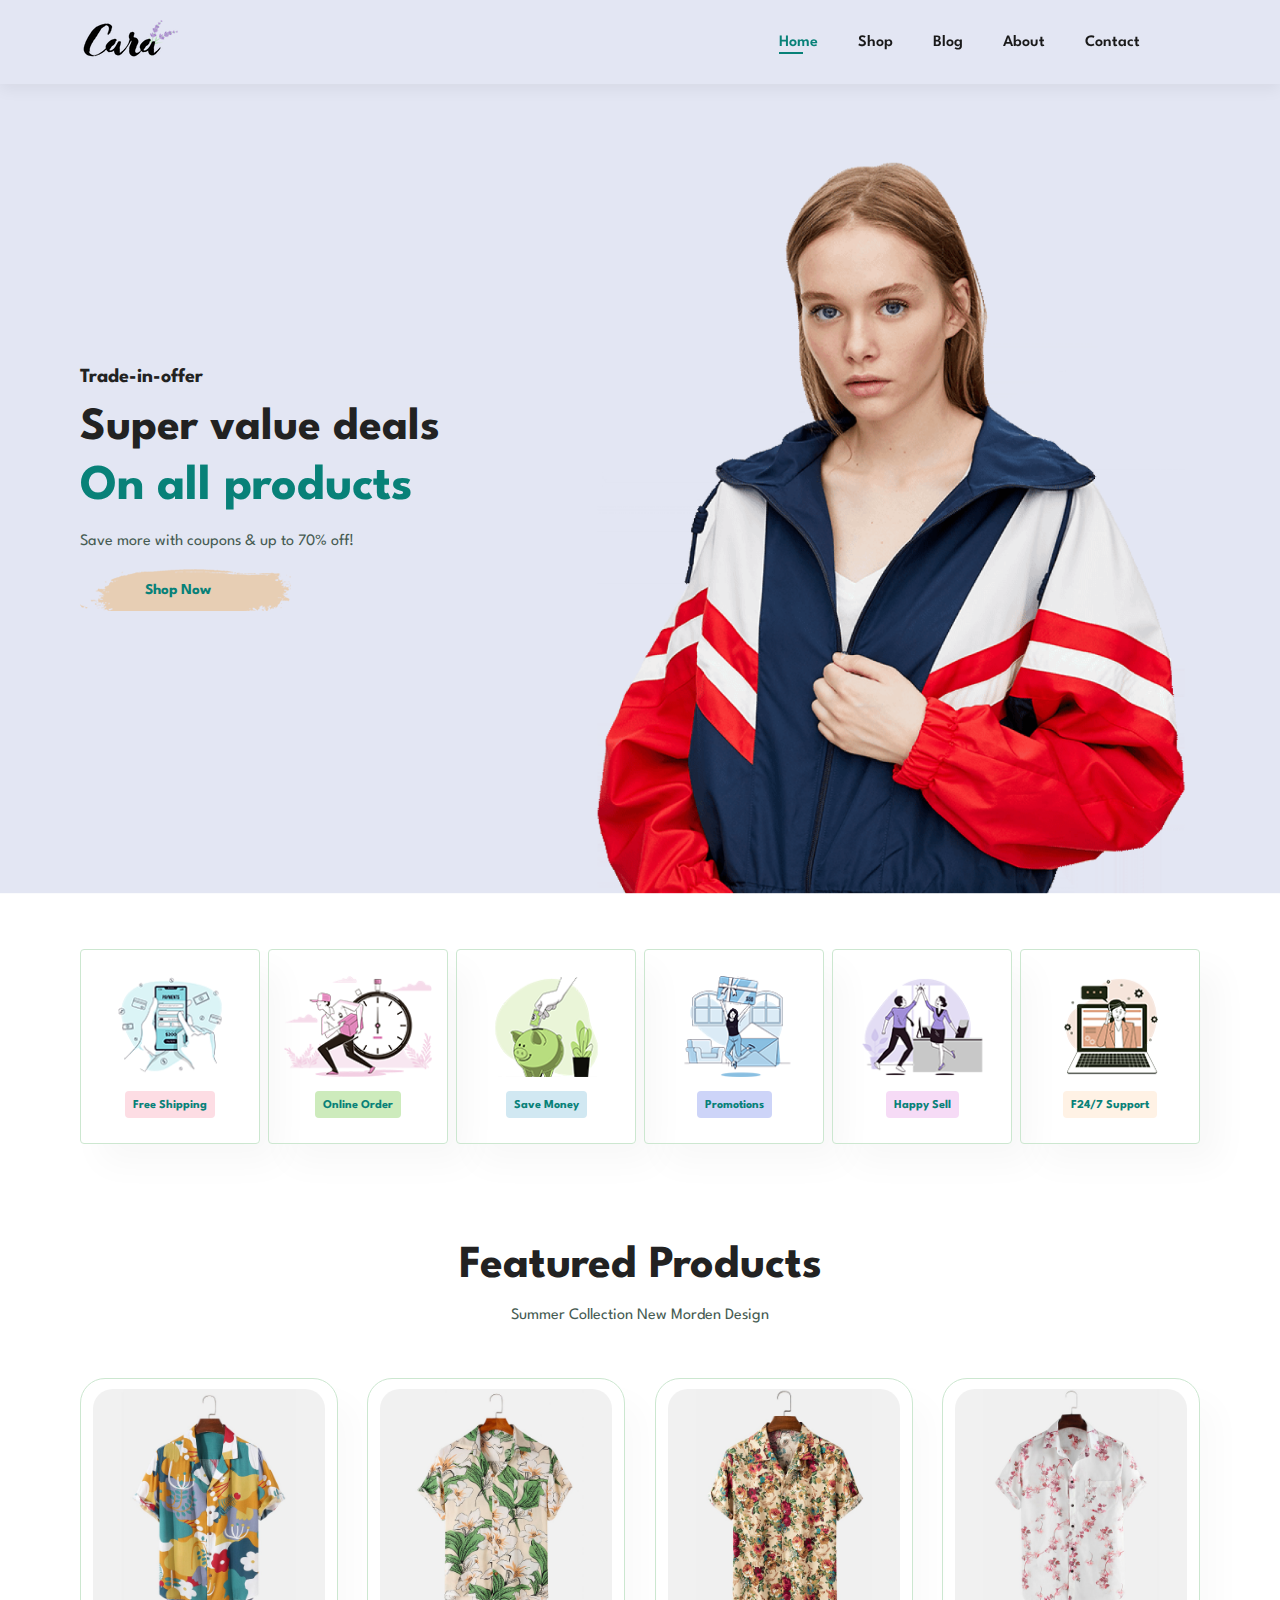
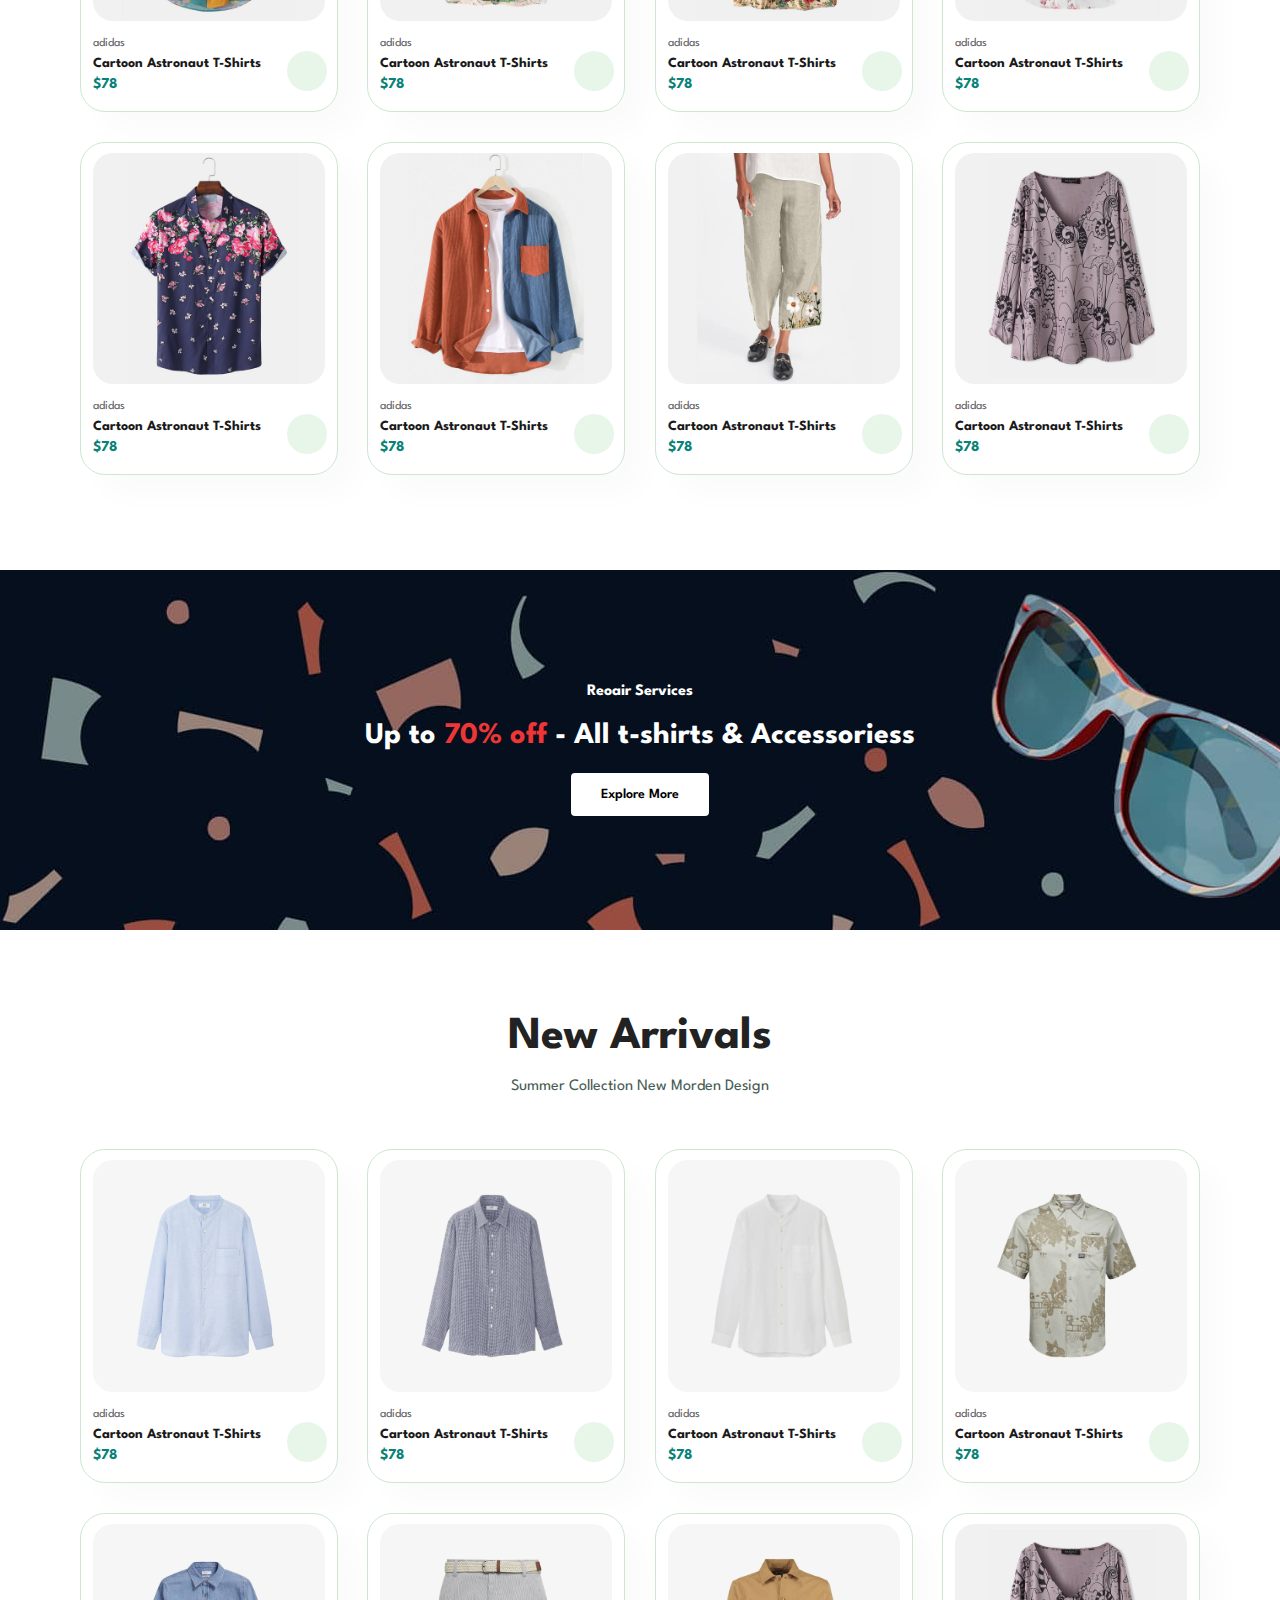
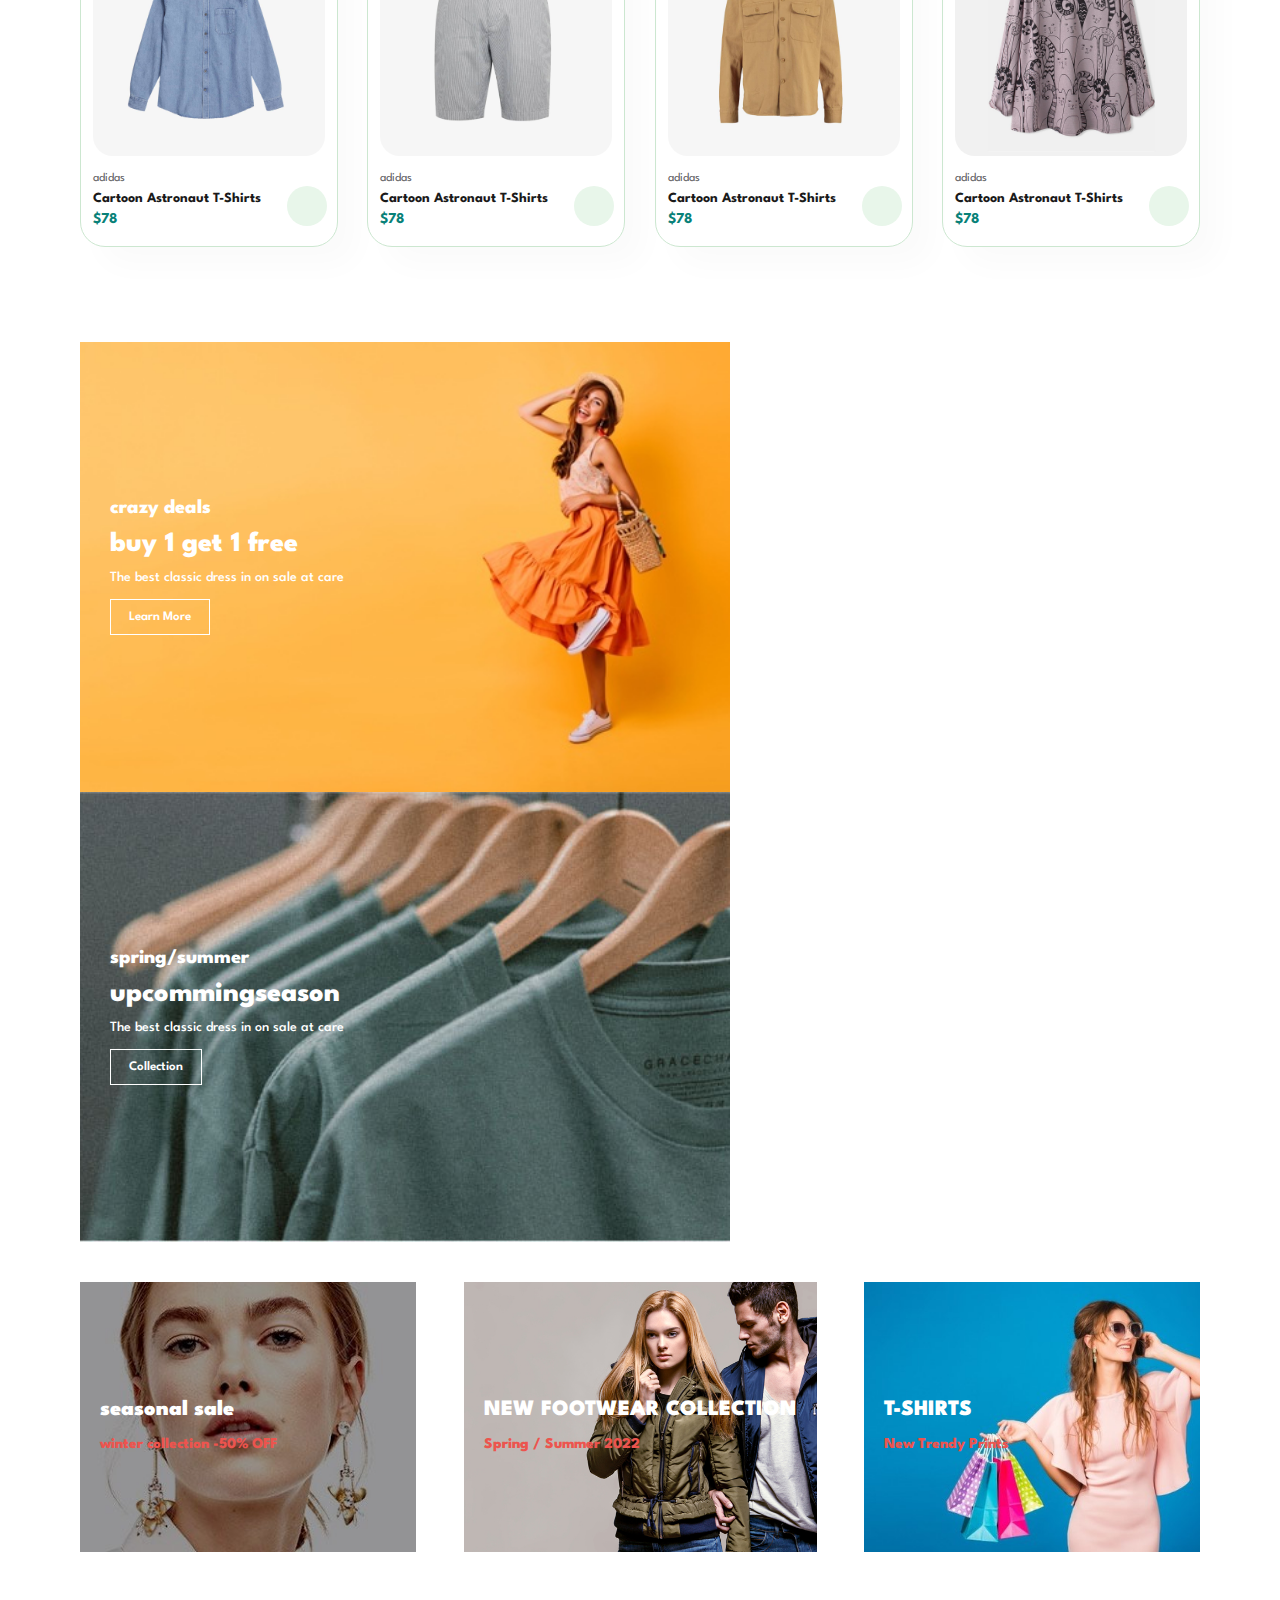
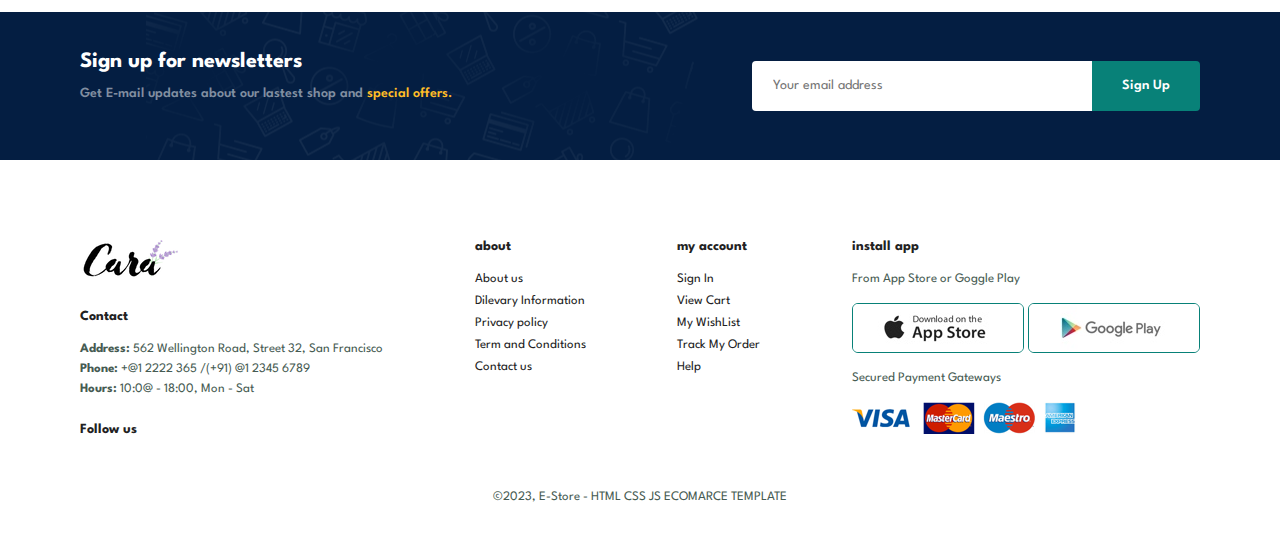
<file: index.html>
<!DOCTYPE html>
<html lang="en">
  <head>
    <meta charset="UTF-8" />
    <meta http-equiv="X-UA-Compatible" content="IE=edge" />
    <meta name="viewport" content="width=device-width, initial-scale=1.0" />
    <title>ECOMMERCEWEBSITE</title>
    <link
      rel="stylesheet"
      href="https://cdnjs.cloudflare.com/ajax/libs/font-awesome/6.3.0/css/all.min.css"
      integrity="sha512-SzlrxWUlpfuzQ+pcUCosxcglQRNAq/DZjVsC0lE40xsADsfeQoEypE+enwcOiGjk/bSuGGKHEyjSoQ1zVisanQ=="
      crossorigin="anonymous"
      referrerpolicy="no-referrer"
    />
    <link rel="stylesheet" href="style.css" />
  </head>

  <body>
    <section id="header">
      <a href="#"><img src="img/logo.png" class="logo" alt="" /></a>
      <div>
        <ul id="navbar">
          <li><a class="active" href="index.html">Home</a></li>
          <li><a href="shop.html">Shop</a></li>
          <li><a href="blog.html">Blog</a></li>
          <li><a href="about.html">About</a></li>
          <li><a href="contact.html">Contact</a></li>
          <li id="lg-bag">
            <a href="cart.html"><i class="fa-solid fa-bag-shopping"></i></a>
          </li>
          <a href="#" id="close"
            ><i class="fa-sharp fa-solid fa-circle-xmark"></i
          ></a>
        </ul>
      </div>
      <div id="mobile">
        <a href="cart.html"><i class="fa-solid fa-bag-shopping"></i></a>
        <i id="bar" class="fas fa-outdent"></i>
      </div>
    </section>

    <section id="hero">
      <h4>Trade-in-offer</h4>
      <h2>Super value deals</h2>
      <h1>On all products</h1>
      <p>Save more with coupons & up to 70% off!</p>
      <button>Shop Now</button>
    </section>

    <section id="feature" class="section-p1">
      <div class="fe-box">
        <img src="img/features/f1.png" alt="" />
        <h6>Free Shipping</h6>
      </div>
      <div class="fe-box">
        <img src="img/features/f2.png" alt="" />
        <h6>Online Order</h6>
      </div>
      <div class="fe-box">
        <img src="img/features/f3.png" alt="" />
        <h6>Save Money</h6>
      </div>
      <div class="fe-box">
        <img src="img/features/f4.png" alt="" />
        <h6>Promotions</h6>
      </div>
      <div class="fe-box">
        <img src="img/features/f5.png" alt="" />
        <h6>Happy Sell</h6>
      </div>
      <div class="fe-box">
        <img src="img/features/f6.png" alt="" />
        <h6>F24/7 Support</h6>
      </div>
    </section>

    <section id="product1" class="section-p1">
      <h2>Featured Products</h2>
      <p>Summer Collection New Morden Design</p>
      <div class="pro-container">
        <div class="pro">
          <img src="img/products/f1.jpg" alt="" />
          <div class="des">
            <span>adidas</span>
            <h5>Cartoon Astronaut T-Shirts</h5>
            <div class="star">
              <i class="fas fa-star"></i>
              <i class="fas fa-star"></i>
              <i class="fas fa-star"></i>
              <i class="fas fa-star"></i>
              <i class="fas fa-star"></i>
            </div>
            <h4>$78</h4>
          </div>
          <a href="#"><i class="fa-sharp fa-solid fa-cart-shopping"></i></a>
        </div>
        <div class="pro">
          <img src="img/products/f2.jpg" alt="" />
          <div class="des">
            <span>adidas</span>
            <h5>Cartoon Astronaut T-Shirts</h5>
            <div class="star">
              <i class="fas fa-star"></i>
              <i class="fas fa-star"></i>
              <i class="fas fa-star"></i>
              <i class="fas fa-star"></i>
              <i class="fas fa-star"></i>
            </div>
            <h4>$78</h4>
          </div>
          <a href="#"><i class="fa-sharp fa-solid fa-cart-shopping"></i></a>
        </div>
        <div class="pro">
          <img src="img/products/f3.jpg" alt="" />
          <div class="des">
            <span>adidas</span>
            <h5>Cartoon Astronaut T-Shirts</h5>
            <div class="star">
              <i class="fas fa-star"></i>
              <i class="fas fa-star"></i>
              <i class="fas fa-star"></i>
              <i class="fas fa-star"></i>
              <i class="fas fa-star"></i>
            </div>
            <h4>$78</h4>
          </div>
          <a href="#"><i class="fa-sharp fa-solid fa-cart-shopping"></i></a>
        </div>
        <div class="pro">
          <img src="img/products/f4.jpg" alt="" />
          <div class="des">
            <span>adidas</span>
            <h5>Cartoon Astronaut T-Shirts</h5>
            <div class="star">
              <i class="fas fa-star"></i>
              <i class="fas fa-star"></i>
              <i class="fas fa-star"></i>
              <i class="fas fa-star"></i>
              <i class="fas fa-star"></i>
            </div>
            <h4>$78</h4>
          </div>
          <a href="#"><i class="fa-sharp fa-solid fa-cart-shopping"></i></a>
        </div>
        <div class="pro">
          <img src="img/products/f5.jpg" alt="" />
          <div class="des">
            <span>adidas</span>
            <h5>Cartoon Astronaut T-Shirts</h5>
            <div class="star">
              <i class="fas fa-star"></i>
              <i class="fas fa-star"></i>
              <i class="fas fa-star"></i>
              <i class="fas fa-star"></i>
              <i class="fas fa-star"></i>
            </div>
            <h4>$78</h4>
          </div>
          <a href="#"><i class="fa-sharp fa-solid fa-cart-shopping"></i></a>
        </div>
        <div class="pro">
          <img src="img/products/f6.jpg" alt="" />
          <div class="des">
            <span>adidas</span>
            <h5>Cartoon Astronaut T-Shirts</h5>
            <div class="star">
              <i class="fas fa-star"></i>
              <i class="fas fa-star"></i>
              <i class="fas fa-star"></i>
              <i class="fas fa-star"></i>
              <i class="fas fa-star"></i>
            </div>
            <h4>$78</h4>
          </div>
          <a href="#"><i class="fa-sharp fa-solid fa-cart-shopping"></i></a>
        </div>
        <div class="pro">
          <img src="img/products/f7.jpg" alt="" />
          <div class="des">
            <span>adidas</span>
            <h5>Cartoon Astronaut T-Shirts</h5>
            <div class="star">
              <i class="fas fa-star"></i>
              <i class="fas fa-star"></i>
              <i class="fas fa-star"></i>
              <i class="fas fa-star"></i>
              <i class="fas fa-star"></i>
            </div>
            <h4>$78</h4>
          </div>
          <a href="#"><i class="fa-sharp fa-solid fa-cart-shopping"></i></a>
        </div>
        <div class="pro">
          <img src="img/products/f8.jpg" alt="" />
          <div class="des">
            <span>adidas</span>
            <h5>Cartoon Astronaut T-Shirts</h5>
            <div class="star">
              <i class="fas fa-star"></i>
              <i class="fas fa-star"></i>
              <i class="fas fa-star"></i>
              <i class="fas fa-star"></i>
              <i class="fas fa-star"></i>
            </div>
            <h4>$78</h4>
          </div>
          <a href="#"><i class="fa-sharp fa-solid fa-cart-shopping"></i></a>
        </div>
      </div>
    </section>

    <section id="banner" class="section-m1">
      <h4>Reoair Services</h4>
      <h2>Up to <span>70% off</span> - All t-shirts & Accessoriess</h2>
      <button class="normal">Explore More</button>
    </section>

    <section id="product1" class="section-p1">
      <h2>New Arrivals</h2>
      <p>Summer Collection New Morden Design</p>
      <div class="pro-container">
        <div class="pro">
          <img src="img/products/n1.jpg" alt="" />
          <div class="des">
            <span>adidas</span>
            <h5>Cartoon Astronaut T-Shirts</h5>
            <div class="star">
              <i class="fas fa-star"></i>
              <i class="fas fa-star"></i>
              <i class="fas fa-star"></i>
              <i class="fas fa-star"></i>
              <i class="fas fa-star"></i>
            </div>
            <h4>$78</h4>
          </div>
          <a href="#"><i class="fa-sharp fa-solid fa-cart-shopping"></i></a>
        </div>
        <div class="pro">
          <img src="img/products/n2.jpg" alt="" />
          <div class="des">
            <span>adidas</span>
            <h5>Cartoon Astronaut T-Shirts</h5>
            <div class="star">
              <i class="fas fa-star"></i>
              <i class="fas fa-star"></i>
              <i class="fas fa-star"></i>
              <i class="fas fa-star"></i>
              <i class="fas fa-star"></i>
            </div>
            <h4>$78</h4>
          </div>
          <a href="#"><i class="fa-sharp fa-solid fa-cart-shopping"></i></a>
        </div>
        <div class="pro">
          <img src="img/products/n3.jpg" alt="" />
          <div class="des">
            <span>adidas</span>
            <h5>Cartoon Astronaut T-Shirts</h5>
            <div class="star">
              <i class="fas fa-star"></i>
              <i class="fas fa-star"></i>
              <i class="fas fa-star"></i>
              <i class="fas fa-star"></i>
              <i class="fas fa-star"></i>
            </div>
            <h4>$78</h4>
          </div>
          <a href="#"><i class="fa-sharp fa-solid fa-cart-shopping"></i></a>
        </div>
        <div class="pro">
          <img src="img/products/n4.jpg" alt="" />
          <div class="des">
            <span>adidas</span>
            <h5>Cartoon Astronaut T-Shirts</h5>
            <div class="star">
              <i class="fas fa-star"></i>
              <i class="fas fa-star"></i>
              <i class="fas fa-star"></i>
              <i class="fas fa-star"></i>
              <i class="fas fa-star"></i>
            </div>
            <h4>$78</h4>
          </div>
          <a href="#"><i class="fa-sharp fa-solid fa-cart-shopping"></i></a>
        </div>
        <div class="pro">
          <img src="img/products/n5.jpg" alt="" />
          <div class="des">
            <span>adidas</span>
            <h5>Cartoon Astronaut T-Shirts</h5>
            <div class="star">
              <i class="fas fa-star"></i>
              <i class="fas fa-star"></i>
              <i class="fas fa-star"></i>
              <i class="fas fa-star"></i>
              <i class="fas fa-star"></i>
            </div>
            <h4>$78</h4>
          </div>
          <a href="#"><i class="fa-sharp fa-solid fa-cart-shopping"></i></a>
        </div>
        <div class="pro">
          <img src="img/products/n6.jpg" alt="" />
          <div class="des">
            <span>adidas</span>
            <h5>Cartoon Astronaut T-Shirts</h5>
            <div class="star">
              <i class="fas fa-star"></i>
              <i class="fas fa-star"></i>
              <i class="fas fa-star"></i>
              <i class="fas fa-star"></i>
              <i class="fas fa-star"></i>
            </div>
            <h4>$78</h4>
          </div>
          <a href="#"><i class="fa-sharp fa-solid fa-cart-shopping"></i></a>
        </div>
        <div class="pro">
          <img src="img/products/n7.jpg" alt="" />
          <div class="des">
            <span>adidas</span>
            <h5>Cartoon Astronaut T-Shirts</h5>
            <div class="star">
              <i class="fas fa-star"></i>
              <i class="fas fa-star"></i>
              <i class="fas fa-star"></i>
              <i class="fas fa-star"></i>
              <i class="fas fa-star"></i>
            </div>
            <h4>$78</h4>
          </div>
          <a href="#"><i class="fa-sharp fa-solid fa-cart-shopping"></i></a>
        </div>
        <div class="pro">
          <img src="img/products/f8.jpg" alt="" />
          <div class="des">
            <span>adidas</span>
            <h5>Cartoon Astronaut T-Shirts</h5>
            <div class="star">
              <i class="fas fa-star"></i>
              <i class="fas fa-star"></i>
              <i class="fas fa-star"></i>
              <i class="fas fa-star"></i>
              <i class="fas fa-star"></i>
            </div>
            <h4>$78</h4>
          </div>
          <a href="#"><i class="fa-sharp fa-solid fa-cart-shopping"></i></a>
        </div>
      </div>
    </section>

    <section id="sm-banner" class="section-p1">
      <div class="banner-box">
        <h4>crazy deals</h4>
        <h2>buy 1 get 1 free</h2>
        <span>The best classic dress in on sale at care</span>
        <button class="white">Learn More</button>
      </div>
      <div class="banner-box banner-box2">
        <h4>spring/summer</h4>
        <h2>upcommingseason</h2>
        <span>The best classic dress in on sale at care</span>
        <button class="white">Collection</button>
      </div>
    </section>

    <section id="banner3">
      <div class="banner-box">
        <h2>seasonal sale</h2>
        <h3>winter collection -50% OFF</h3>
      </div>
      <div class="banner-box banner-box2">
        <h2>NEW FOOTWEAR COLLECTION</h2>
        <h3>Spring / Summer 2022</h3>
      </div>
      <div class="banner-box banner-box3">
        <h2>T-SHIRTS</h2>
        <h3>New Trendy Prints</h3>
      </div>
    </section>

    <section id="newsletter" class="section-p1 section-m1">
      <div class="newstext">
        <h4>Sign up for newsletters</h4>
        <p>
          Get E-mail updates about our lastest shop and
          <span>special offers.</span>
        </p>
      </div>
      <div class="form">
        <input type="text" placeholder="Your email address" />
        <button class="normal">Sign Up</button>
      </div>
    </section>

    <footer class="section-p1">
      <div class="col">
        <img class="logo" src="img/logo.png" alt="" />
        <h4>Contact</h4>
        <p>
          <strong>Address: </strong> 562 Wellington Road, Street 32, San
          Francisco
        </p>
        <p><strong>Phone:</strong> +@1 2222 365 /(+91) @1 2345 6789</p>
        <p><strong>Hours:</strong> 10:0@ - 18:00, Mon - Sat</p>
        <div class="follow">
          <h4>Follow us</h4>
          <div class="icon">
            <i class="fab fa-facebook-f"></i>
            <i class="fab fa-twitter"></i>
            <i class="fab fa-instagram"></i>
            <i class="fab fa-pinterest-p"></i>
            <i class="fab fa-youtube"></i>
          </div>
        </div>
      </div>

      <div class="col">
        <h4>about</h4>
        <a href="#">About us</a>
        <a href="#">Dilevary Information</a>
        <a href="#">Privacy policy</a>
        <a href="#">Term and Conditions</a>
        <a href="#">Contact us</a>
      </div>

      <div class="col">
        <h4>my account</h4>
        <a href="#">Sign In</a>
        <a href="#">View Cart</a>
        <a href="#">My WishList</a>
        <a href="#">Track My Order</a>
        <a href="#">Help</a>
      </div>

      <div class="col install">
        <h4>install app</h4>
        <p>From App Store or Goggle Play</p>
        <div class="row">
          <img src="img/pay/app.jpg" alt="" />
          <img src="img/pay/play.jpg" alt="" />
        </div>
        <p>Secured Payment Gateways</p>
        <img src="img/pay/pay.png" alt="" />
      </div>

      <div class="copyright">
        <p>&copy;2023, E-Store - HTML CSS JS ECOMARCE TEMPLATE</p>
      </div>
    </footer>

    <script src="script.js"></script>
  </body>
</html>
</file>
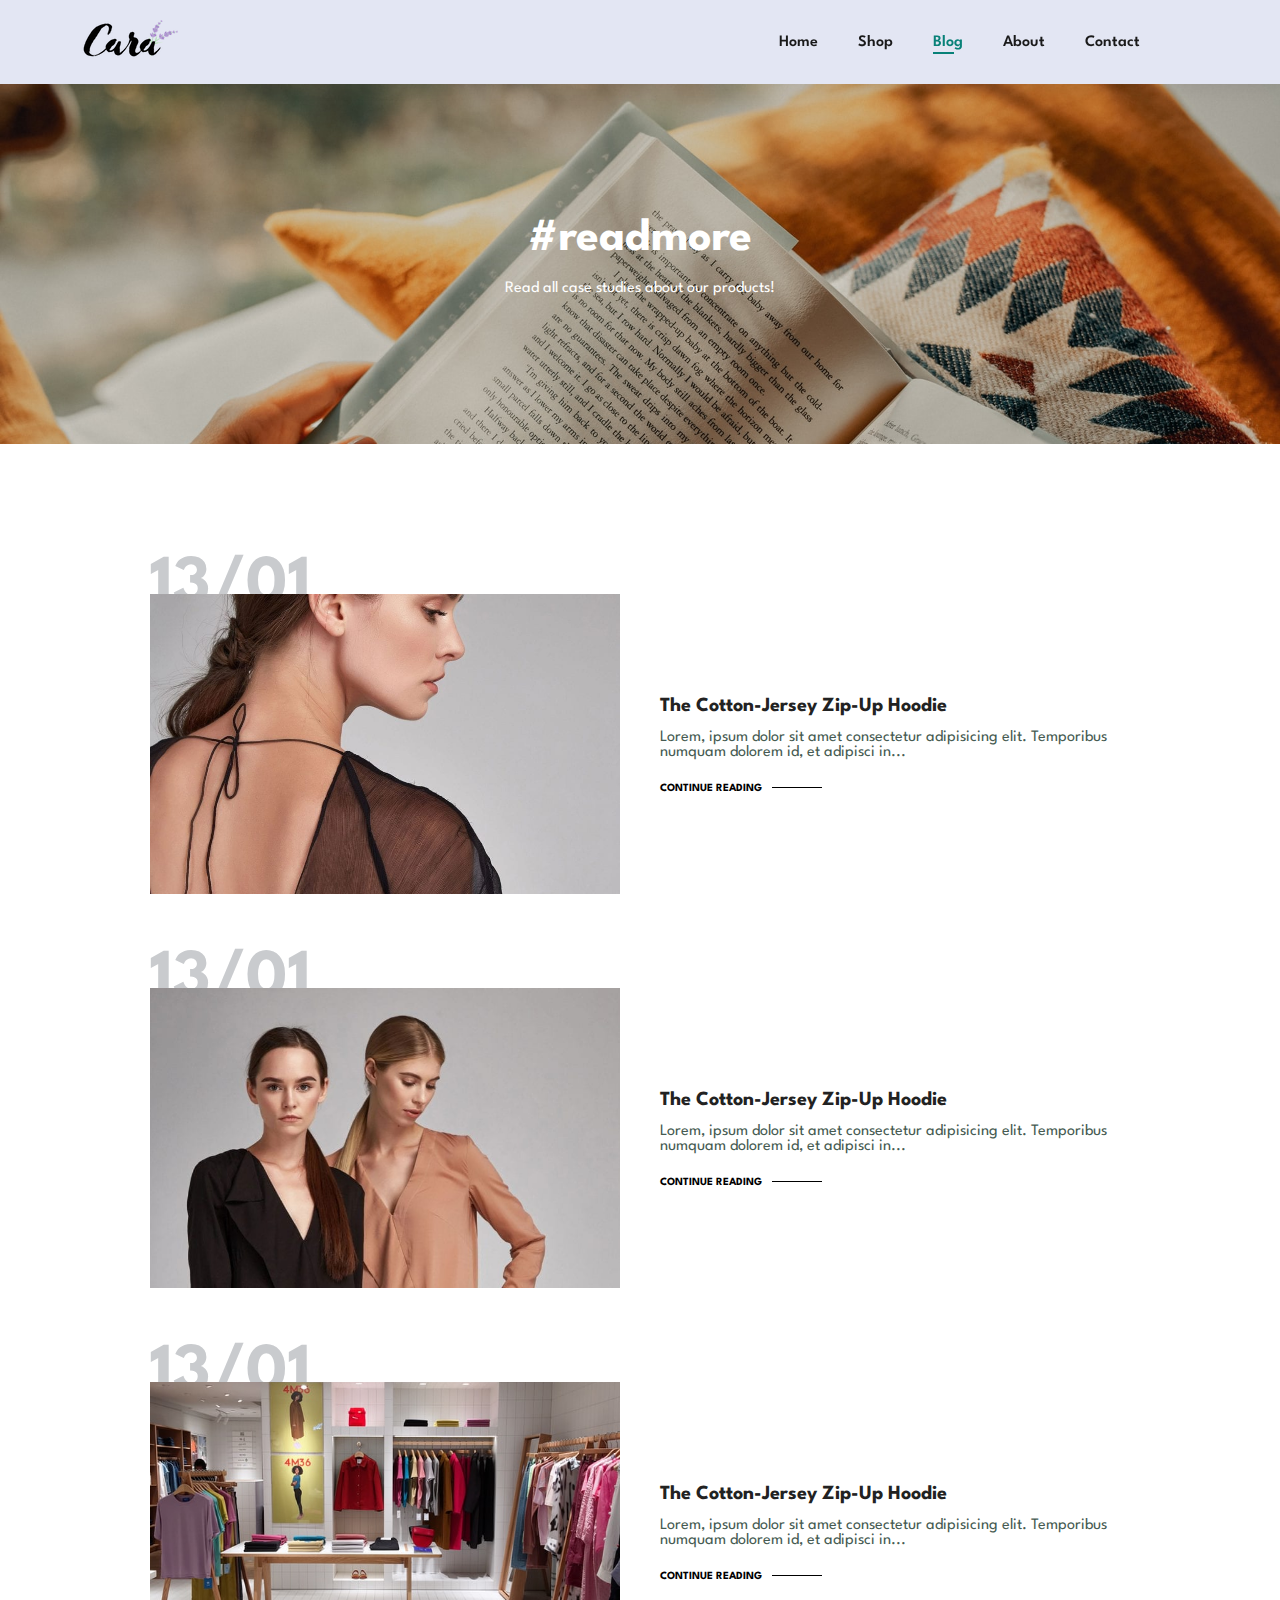
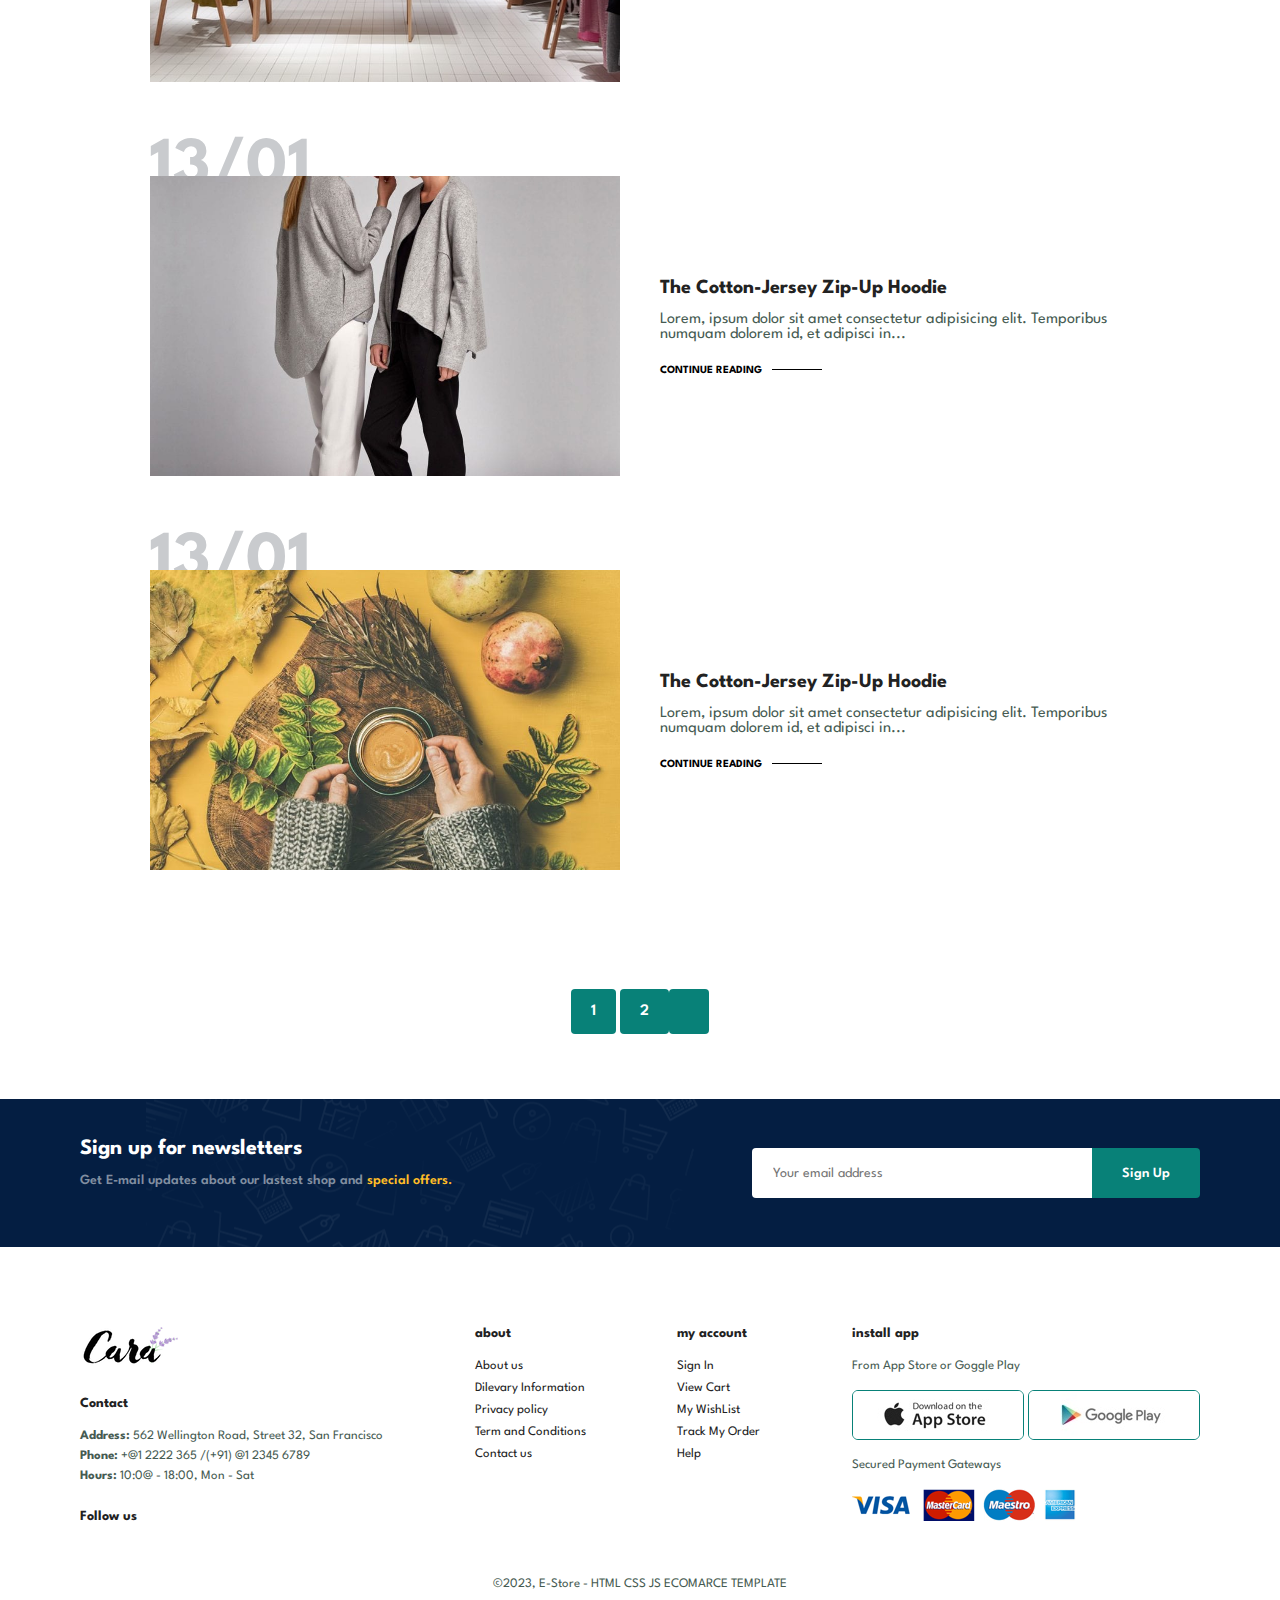
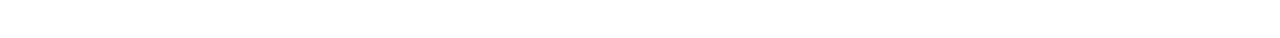
<file: blog.html>
<!DOCTYPE html>
<html lang="en">
  <head>
    <meta charset="UTF-8" />
    <meta http-equiv="X-UA-Compatible" content="IE=edge" />
    <meta name="viewport" content="width=device-width, initial-scale=1.0" />
    <title>ECOMMERCEWEBSITE</title>
    <link
      rel="stylesheet"
      href="https://cdnjs.cloudflare.com/ajax/libs/font-awesome/6.3.0/css/all.min.css"
      integrity="sha512-SzlrxWUlpfuzQ+pcUCosxcglQRNAq/DZjVsC0lE40xsADsfeQoEypE+enwcOiGjk/bSuGGKHEyjSoQ1zVisanQ=="
      crossorigin="anonymous"
      referrerpolicy="no-referrer"
    />
    <link rel="stylesheet" href="style.css" />
  </head>

  <body>
    <section id="header">
      <a href="#"><img src="img/logo.png" class="logo" alt="" /></a>
      <div>
        <ul id="navbar">
          <li><a href="index.html">Home</a></li>
          <li><a href="shop.html">Shop</a></li>
          <li><a class="active" href="blog.html">Blog</a></li>
          <li><a href="about.html">About</a></li>
          <li><a href="contact.html">Contact</a></li>
          <li id="lg-bag">
            <a href="cart.html"><i class="fa-solid fa-bag-shopping"></i></a>
          </li>
          <a href="#" id="close"
            ><i class="fa-sharp fa-solid fa-circle-xmark"></i
          ></a>
        </ul>
      </div>
      <div id="mobile">
        <a href="cart.html"><i class="fa-solid fa-bag-shopping"></i></a>
        <i id="bar" class="fas fa-outdent"></i>
      </div>
    </section>

    <section id="page-header" class="blog-header">
      <h2>#readmore</h2>
      <p>Read all case studies about our products!</p>
    </section>

    <section id="blog">
      <div class="blog-box">
        <div class="blog-img">
          <img src="img/blog/b1.jpg" alt="" />
        </div>
        <div class="blog-details">
          <h4>The Cotton-Jersey Zip-Up Hoodie</h4>
          <p>
            Lorem, ipsum dolor sit amet consectetur adipisicing elit. Temporibus
            numquam dolorem id, et adipisci in...
          </p>
          <a href="#">CONTINUE READING</a>
        </div>
        <h1>13/01</h1>
      </div>
      <div class="blog-box">
        <div class="blog-img">
          <img src="img/blog/b2.jpg" alt="" />
        </div>
        <div class="blog-details">
          <h4>The Cotton-Jersey Zip-Up Hoodie</h4>
          <p>
            Lorem, ipsum dolor sit amet consectetur adipisicing elit. Temporibus
            numquam dolorem id, et adipisci in...
          </p>
          <a href="#">CONTINUE READING</a>
        </div>
        <h1>13/01</h1>
      </div>
      <div class="blog-box">
        <div class="blog-img">
          <img src="img/blog/b3.jpg" alt="" />
        </div>
        <div class="blog-details">
          <h4>The Cotton-Jersey Zip-Up Hoodie</h4>
          <p>
            Lorem, ipsum dolor sit amet consectetur adipisicing elit. Temporibus
            numquam dolorem id, et adipisci in...
          </p>
          <a href="#">CONTINUE READING</a>
        </div>
        <h1>13/01</h1>
      </div>
      <div class="blog-box">
        <div class="blog-img">
          <img src="img/blog/b4.jpg" alt="" />
        </div>
        <div class="blog-details">
          <h4>The Cotton-Jersey Zip-Up Hoodie</h4>
          <p>
            Lorem, ipsum dolor sit amet consectetur adipisicing elit. Temporibus
            numquam dolorem id, et adipisci in...
          </p>
          <a href="#">CONTINUE READING</a>
        </div>
        <h1>13/01</h1>
      </div>
      <div class="blog-box">
        <div class="blog-img">
          <img src="img/blog/b6.jpg" alt="" />
        </div>
        <div class="blog-details">
          <h4>The Cotton-Jersey Zip-Up Hoodie</h4>
          <p>
            Lorem, ipsum dolor sit amet consectetur adipisicing elit. Temporibus
            numquam dolorem id, et adipisci in...
          </p>
          <a href="#">CONTINUE READING</a>
        </div>
        <h1>13/01</h1>
      </div>
    </section>

    <section id="pagination" class="section-p1">
      <a href="#">1</a>
      <a href="#">2</a>
      <a href="#"><i class="fa-sharp fa-solid fa-right-long"></i></a>
    </section>

    <section id="newsletter" class="section-p1 section-m1">
      <div class="newstext">
        <h4>Sign up for newsletters</h4>
        <p>
          Get E-mail updates about our lastest shop and
          <span>special offers.</span>
        </p>
      </div>
      <div class="form">
        <input type="text" placeholder="Your email address" />
        <button class="normal">Sign Up</button>
      </div>
    </section>

    <footer class="section-p1">
      <div class="col">
        <img class="logo" src="img/logo.png" alt="" />
        <h4>Contact</h4>
        <p>
          <strong>Address: </strong> 562 Wellington Road, Street 32, San
          Francisco
        </p>
        <p><strong>Phone:</strong> +@1 2222 365 /(+91) @1 2345 6789</p>
        <p><strong>Hours:</strong> 10:0@ - 18:00, Mon - Sat</p>
        <div class="follow">
          <h4>Follow us</h4>
          <div class="icon">
            <i class="fab fa-facebook-f"></i>
            <i class="fab fa-twitter"></i>
            <i class="fab fa-instagram"></i>
            <i class="fab fa-pinterest-p"></i>
            <i class="fab fa-youtube"></i>
          </div>
        </div>
      </div>

      <div class="col">
        <h4>about</h4>
        <a href="#">About us</a>
        <a href="#">Dilevary Information</a>
        <a href="#">Privacy policy</a>
        <a href="#">Term and Conditions</a>
        <a href="#">Contact us</a>
      </div>

      <div class="col">
        <h4>my account</h4>
        <a href="#">Sign In</a>
        <a href="#">View Cart</a>
        <a href="#">My WishList</a>
        <a href="#">Track My Order</a>
        <a href="#">Help</a>
      </div>

      <div class="col install">
        <h4>install app</h4>
        <p>From App Store or Goggle Play</p>
        <div class="row">
          <img src="img/pay/app.jpg" alt="" />
          <img src="img/pay/play.jpg" alt="" />
        </div>
        <p>Secured Payment Gateways</p>
        <img src="img/pay/pay.png" alt="" />
      </div>

      <div class="copyright">
        <p>&copy;2023, E-Store - HTML CSS JS ECOMARCE TEMPLATE</p>
      </div>
    </footer>

    <script src="script.js"></script>
  </body>
</html>
</file>
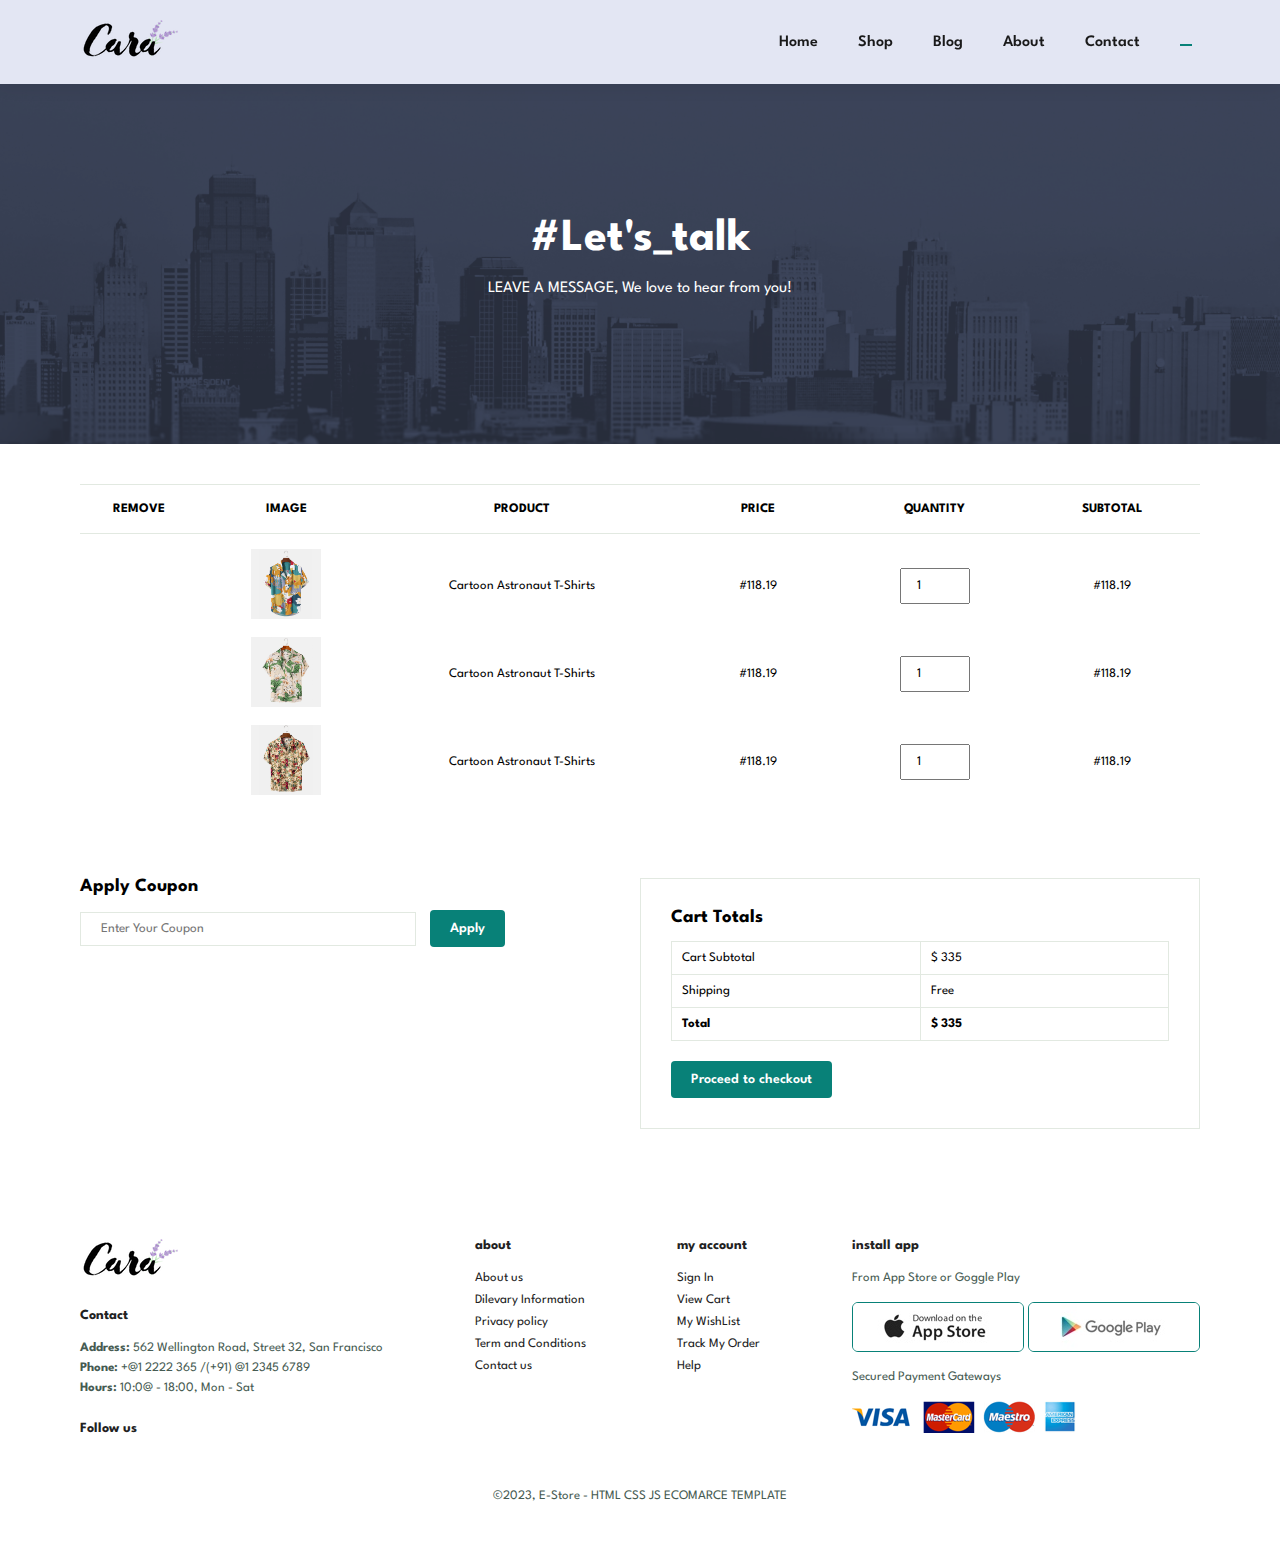
<file: cart.html>
<!DOCTYPE html>
<html lang="en">
  <head>
    <meta charset="UTF-8" />
    <meta http-equiv="X-UA-Compatible" content="IE=edge" />
    <meta name="viewport" content="width=device-width, initial-scale=1.0" />
    <title>ECOMMERCEWEBSITE</title>
    <style></style>
    <link
      rel="stylesheet"
      href="https://cdnjs.cloudflare.com/ajax/libs/font-awesome/6.3.0/css/all.min.css"
      integrity="sha512-SzlrxWUlpfuzQ+pcUCosxcglQRNAq/DZjVsC0lE40xsADsfeQoEypE+enwcOiGjk/bSuGGKHEyjSoQ1zVisanQ=="
      crossorigin="anonymous"
      referrerpolicy="no-referrer"
    />
    <link rel="stylesheet" href="style.css" />
  </head>

  <body>
    <section id="header">
      <a href="#"><img src="img/logo.png" class="logo" alt="" /></a>
      <div>
        <ul id="navbar">
          <li><a href="index.html">Home</a></li>
          <li><a href="shop.html">Shop</a></li>
          <li><a href="blog.html">Blog</a></li>
          <li><a href="about.html">About</a></li>
          <li><a href="contact.html">Contact</a></li>
          <li id="lg-bag">
            <a class="active" href="cart.html"
              ><i class="fa-solid fa-bag-shopping"></i
            ></a>
          </li>
          <a href="#" id="close"
            ><i class="fa-sharp fa-solid fa-circle-xmark"></i
          ></a>
        </ul>
      </div>
      <div id="mobile">
        <a href="cart.html"><i class="fa-solid fa-bag-shopping"></i></a>
        <i id="bar" class="fas fa-outdent"></i>
      </div>
    </section>

    <section id="page-header" class="about-header">
      <h2>#Let's_talk</h2>
      <p>LEAVE A MESSAGE, We love to hear from you!</p>
    </section>

    <section id="cart" class="section-p1">
      <table width="100%">
        <thead>
          <tr>
            <td>Remove</td>
            <td>Image</td>
            <td>Product</td>
            <td>Price</td>
            <td>Quantity</td>
            <td>SubTotal</td>
          </tr>
        </thead>
        <tbody>
          <tr>
            <td>
              <a href="#"><i class="far fa-times-circle"></i></a>
            </td>
            <td><img src="img/products/f1.jpg" alt="" /></td>
            <td>Cartoon Astronaut T-Shirts</td>
            <td>#118.19</td>
            <td><input type="number" value="1" /></td>
            <td>#118.19</td>
          </tr>
          <tr>
            <td>
              <a href="#"><i class="far fa-times-circle"></i></a>
            </td>
            <td><img src="img/products/f2.jpg" alt="" /></td>
            <td>Cartoon Astronaut T-Shirts</td>
            <td>#118.19</td>
            <td><input type="number" value="1" /></td>
            <td>#118.19</td>
          </tr>
          <tr>
            <td>
              <a href="#"><i class="far fa-times-circle"></i></a>
            </td>
            <td><img src="img/products/f3.jpg" alt="" /></td>
            <td>Cartoon Astronaut T-Shirts</td>
            <td>#118.19</td>
            <td><input type="number" value="1" /></td>
            <td>#118.19</td>
          </tr>
        </tbody>
      </table>
    </section>

    <section id="cart-add" class="section-p1">
      <div id="coupon">
        <h3>Apply Coupon</h3>
        <div>
          <input type="text" placeholder="Enter Your Coupon" />
          <button class="normal">Apply</button>
        </div>
      </div>
      <div id="subtotal">
        <h3>Cart Totals</h3>
        <table>
          <tr>
            <td>Cart Subtotal</td>
            <td>$ 335</td>
          </tr>
          <tr>
            <td>Shipping</td>
            <td>Free</td>
          </tr>
          <tr>
            <td><strong>Total</strong></td>
            <td><strong>$ 335</strong></td>
          </tr>
        </table>
        <button class="normal">Proceed to checkout</button>
      </div>
    </section>

    <footer class="section-p1">
      <div class="col">
        <img class="logo" src="img/logo.png" alt="" />
        <h4>Contact</h4>
        <p>
          <strong>Address: </strong> 562 Wellington Road, Street 32, San
          Francisco
        </p>
        <p><strong>Phone:</strong> +@1 2222 365 /(+91) @1 2345 6789</p>
        <p><strong>Hours:</strong> 10:0@ - 18:00, Mon - Sat</p>
        <div class="follow">
          <h4>Follow us</h4>
          <div class="icon">
            <i class="fab fa-facebook-f"></i>
            <i class="fab fa-twitter"></i>
            <i class="fab fa-instagram"></i>
            <i class="fab fa-pinterest-p"></i>
            <i class="fab fa-youtube"></i>
          </div>
        </div>
      </div>

      <div class="col">
        <h4>about</h4>
        <a href="#">About us</a>
        <a href="#">Dilevary Information</a>
        <a href="#">Privacy policy</a>
        <a href="#">Term and Conditions</a>
        <a href="#">Contact us</a>
      </div>

      <div class="col">
        <h4>my account</h4>
        <a href="#">Sign In</a>
        <a href="#">View Cart</a>
        <a href="#">My WishList</a>
        <a href="#">Track My Order</a>
        <a href="#">Help</a>
      </div>

      <div class="col install">
        <h4>install app</h4>
        <p>From App Store or Goggle Play</p>
        <div class="row">
          <img src="img/pay/app.jpg" alt="" />
          <img src="img/pay/play.jpg" alt="" />
        </div>
        <p>Secured Payment Gateways</p>
        <img src="img/pay/pay.png" alt="" />
      </div>

      <div class="copyright">
        <p>&copy;2023, E-Store - HTML CSS JS ECOMARCE TEMPLATE</p>
      </div>
    </footer>

    <script src="script.js"></script>
  </body>
</html>
</file>
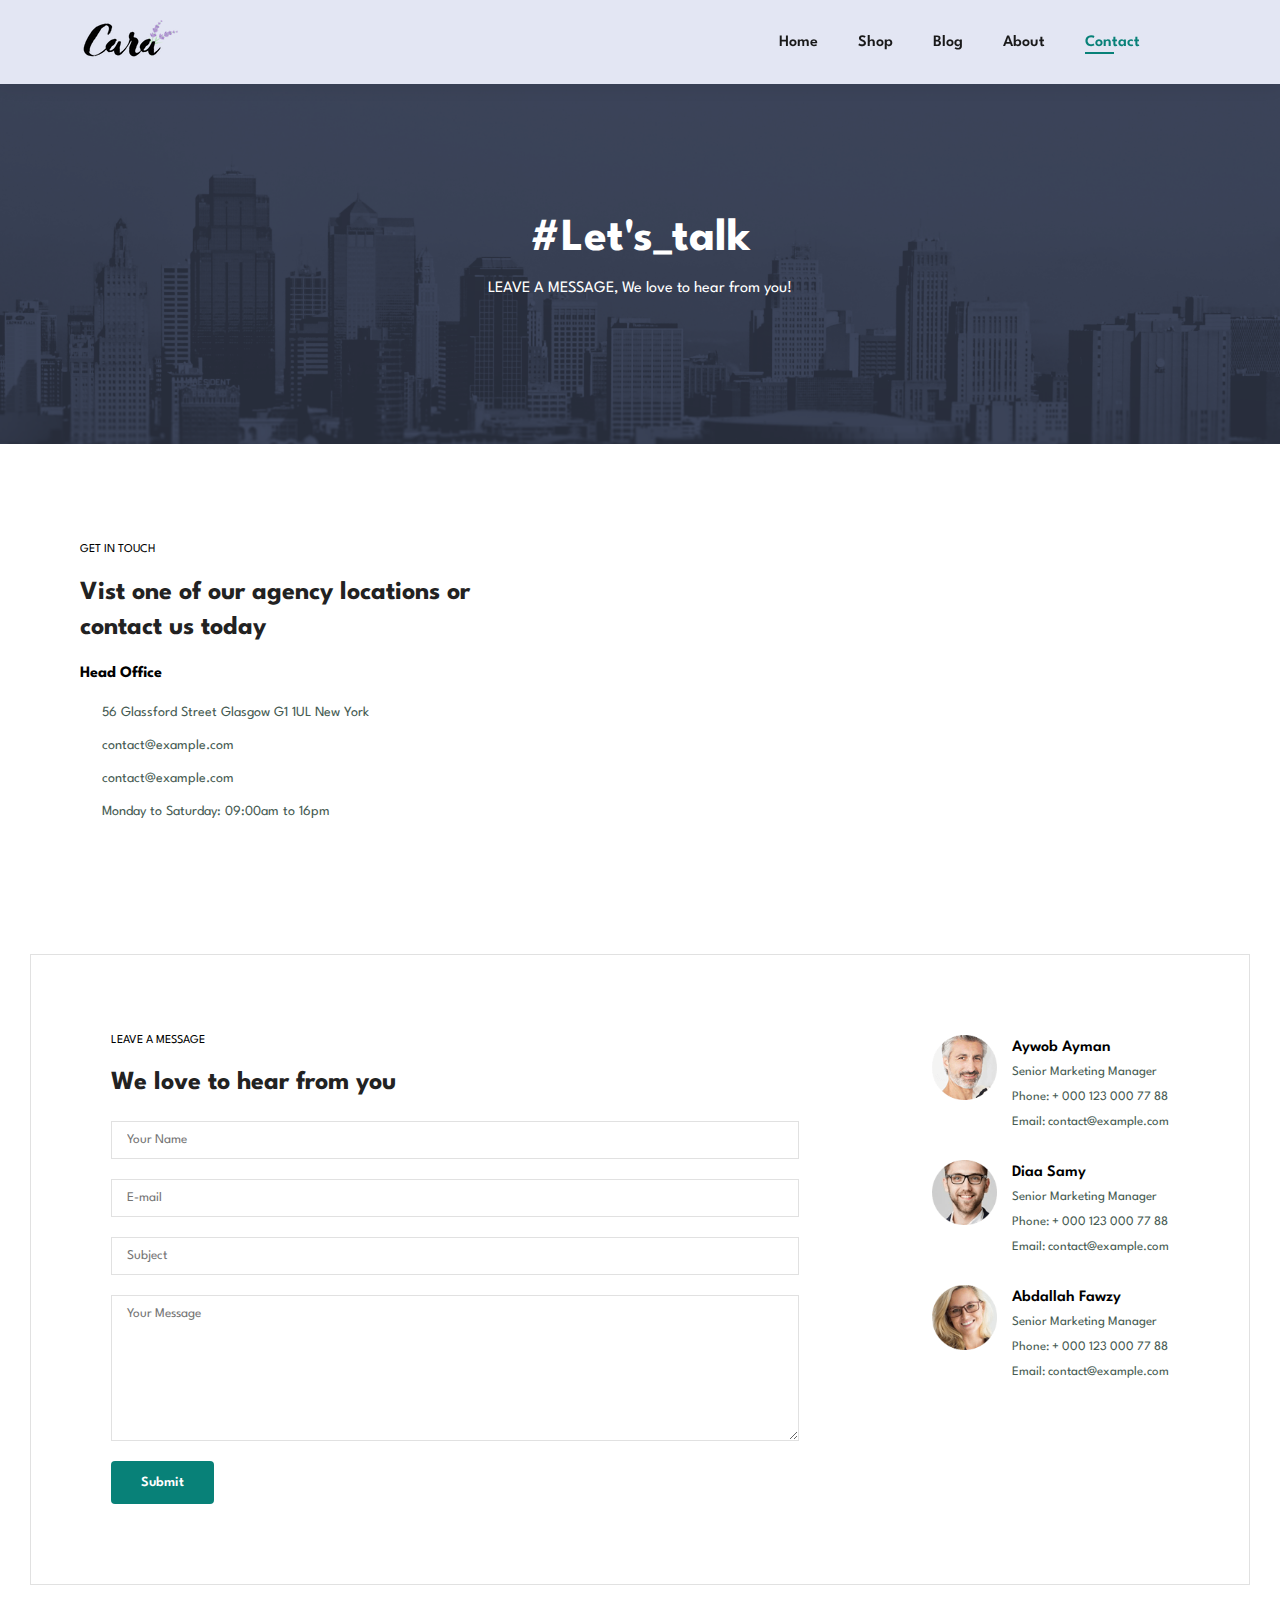
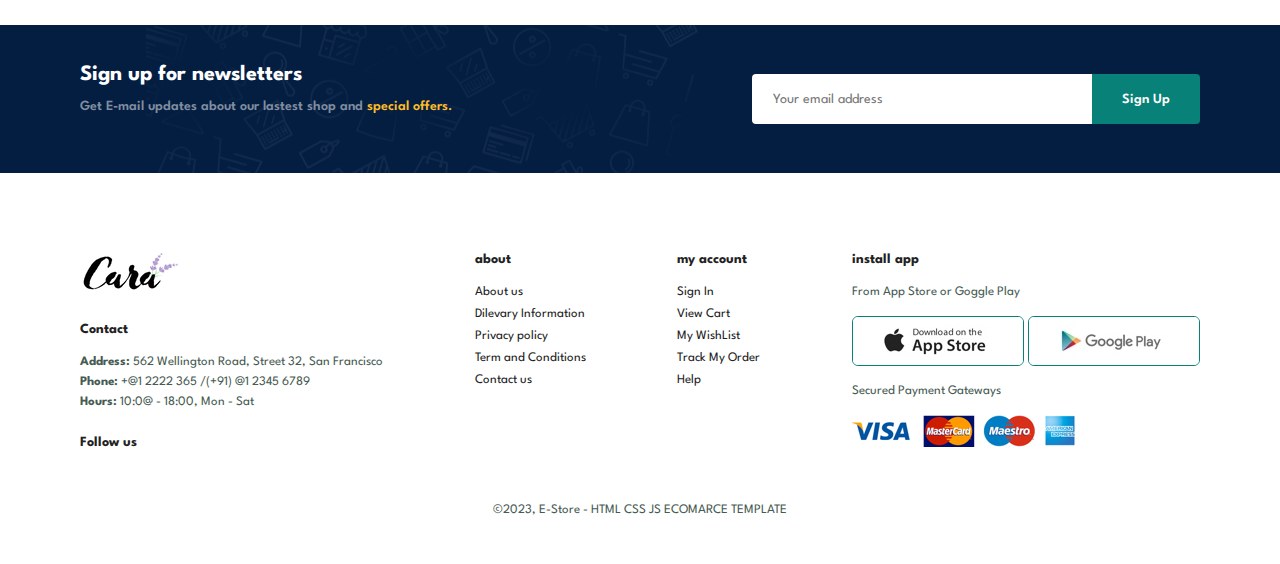
<file: contact.html>
<!DOCTYPE html>
<html lang="en">
  <head>
    <meta charset="UTF-8" />
    <meta http-equiv="X-UA-Compatible" content="IE=edge" />
    <meta name="viewport" content="width=device-width, initial-scale=1.0" />
    <title>ECOMMERCEWEBSITE</title>
    <style></style>
    <link
      rel="stylesheet"
      href="https://cdnjs.cloudflare.com/ajax/libs/font-awesome/6.3.0/css/all.min.css"
      integrity="sha512-SzlrxWUlpfuzQ+pcUCosxcglQRNAq/DZjVsC0lE40xsADsfeQoEypE+enwcOiGjk/bSuGGKHEyjSoQ1zVisanQ=="
      crossorigin="anonymous"
      referrerpolicy="no-referrer"
    />
    <link rel="stylesheet" href="style.css" />
  </head>

  <body>
    <section id="header">
      <a href="#"><img src="img/logo.png" class="logo" alt="" /></a>
      <div>
        <ul id="navbar">
          <li><a href="index.html">Home</a></li>
          <li><a href="shop.html">Shop</a></li>
          <li><a href="blog.html">Blog</a></li>
          <li><a href="about.html">About</a></li>
          <li><a class="active" href="contact.html">Contact</a></li>
          <li id="lg-bag">
            <a href="cart.html"><i class="fa-solid fa-bag-shopping"></i></a>
          </li>
          <a href="#" id="close"
            ><i class="fa-sharp fa-solid fa-circle-xmark"></i
          ></a>
        </ul>
      </div>
      <div id="mobile">
        <a href="cart.html"><i class="fa-solid fa-bag-shopping"></i></a>
        <i id="bar" class="fas fa-outdent"></i>
      </div>
    </section>

    <section id="page-header" class="about-header">
      <h2>#Let's_talk</h2>
      <p>LEAVE A MESSAGE, We love to hear from you!</p>
    </section>

    <section id="contact-details" class="section-p1">
      <div class="details">
        <span>GET IN TOUCH</span>
        <h2>Vist one of our agency locations or contact us today</h2>
        <h3>Head Office</h3>
        <div>
          <li>
            <i class="fa-solid fa-map"></i>
            <p>56 Glassford Street Glasgow G1 1UL New York</p>
          </li>
          <li>
            <i class="fa-solid fa-envelope"></i>
            <p>contact@example.com</p>
          </li>
          <li>
            <i class="fa-solid fa-phone"></i>
            <p>contact@example.com</p>
          </li>
          <li>
            <i class="fa-solid fa-clock"></i>
            <p>Monday to Saturday: 09:00am to 16pm</p>
          </li>
        </div>
      </div>
      <div class="map">
        <iframe
          src="https://www.google.com/maps/embed?pb=!1m18!1m12!1m3!1d850.4868664572577!2d34.465966007051435!3d31.498127791402563!2m3!1f0!2f0!3f0!3m2!1i1024!2i768!4f13.1!3m3!1m2!1s0x14fd7f82b2e80f31%3A0x965958c52060ebb2!2z2LPZiNio2LEg2YXYp9ix2YPYqiDYtdmC2LEg2KfZhNit2LHYp9iy2YrZhg!5e0!3m2!1sar!2s!4v1679857315261!5m2!1sar!2s"
          width="600"
          height="450"
          style="border: 0"
          allowfullscreen=""
          loading="lazy"
          referrerpolicy="no-referrer-when-downgrade"
        ></iframe>
      </div>
    </section>

    <section id="form-details">
      <form>
        <span>LEAVE A MESSAGE</span>
        <h2>We love to hear from you</h2>
        <input type="text" placeholder="Your Name" />
        <input type="text" placeholder="E-mail" />
        <input type="text" placeholder="Subject" />
        <textarea cols="30" rows="10" placeholder="Your Message"></textarea>
        <button class="normal">Submit</button>
      </form>
      <div class="people">
        <div>
          <img src="img/people/1.png" alt="" />
          <p>
            <span>Aywob Ayman</span> Senior Marketing Manager <br />
            Phone: + 000 123 000 77 88 <br />Email: contact@example.com
          </p>
        </div>
        <div>
          <img src="img/people/2.png" alt="" />
          <p>
            <span>Diaa Samy</span> Senior Marketing Manager <br />
            Phone: + 000 123 000 77 88 <br />Email: contact@example.com
          </p>
        </div>
        <div>
          <img src="img/people/3.png" alt="" />
          <p>
            <span>Abdallah Fawzy</span> Senior Marketing Manager <br />
            Phone: + 000 123 000 77 88 <br />Email: contact@example.com
          </p>
        </div>
      </div>
    </section>

    <section id="newsletter" class="section-p1 section-m1">
      <div class="newstext">
        <h4>Sign up for newsletters</h4>
        <p>
          Get E-mail updates about our lastest shop and
          <span>special offers.</span>
        </p>
      </div>
      <div class="form">
        <input type="text" placeholder="Your email address" />
        <button class="normal">Sign Up</button>
      </div>
    </section>

    <footer class="section-p1">
      <div class="col">
        <img class="logo" src="img/logo.png" alt="" />
        <h4>Contact</h4>
        <p>
          <strong>Address: </strong> 562 Wellington Road, Street 32, San
          Francisco
        </p>
        <p><strong>Phone:</strong> +@1 2222 365 /(+91) @1 2345 6789</p>
        <p><strong>Hours:</strong> 10:0@ - 18:00, Mon - Sat</p>
        <div class="follow">
          <h4>Follow us</h4>
          <div class="icon">
            <i class="fab fa-facebook-f"></i>
            <i class="fab fa-twitter"></i>
            <i class="fab fa-instagram"></i>
            <i class="fab fa-pinterest-p"></i>
            <i class="fab fa-youtube"></i>
          </div>
        </div>
      </div>

      <div class="col">
        <h4>about</h4>
        <a href="#">About us</a>
        <a href="#">Dilevary Information</a>
        <a href="#">Privacy policy</a>
        <a href="#">Term and Conditions</a>
        <a href="#">Contact us</a>
      </div>

      <div class="col">
        <h4>my account</h4>
        <a href="#">Sign In</a>
        <a href="#">View Cart</a>
        <a href="#">My WishList</a>
        <a href="#">Track My Order</a>
        <a href="#">Help</a>
      </div>

      <div class="col install">
        <h4>install app</h4>
        <p>From App Store or Goggle Play</p>
        <div class="row">
          <img src="img/pay/app.jpg" alt="" />
          <img src="img/pay/play.jpg" alt="" />
        </div>
        <p>Secured Payment Gateways</p>
        <img src="img/pay/pay.png" alt="" />
      </div>

      <div class="copyright">
        <p>&copy;2023, E-Store - HTML CSS JS ECOMARCE TEMPLATE</p>
      </div>
    </footer>

    <script src="script.js"></script>
  </body>
</html>
</file>
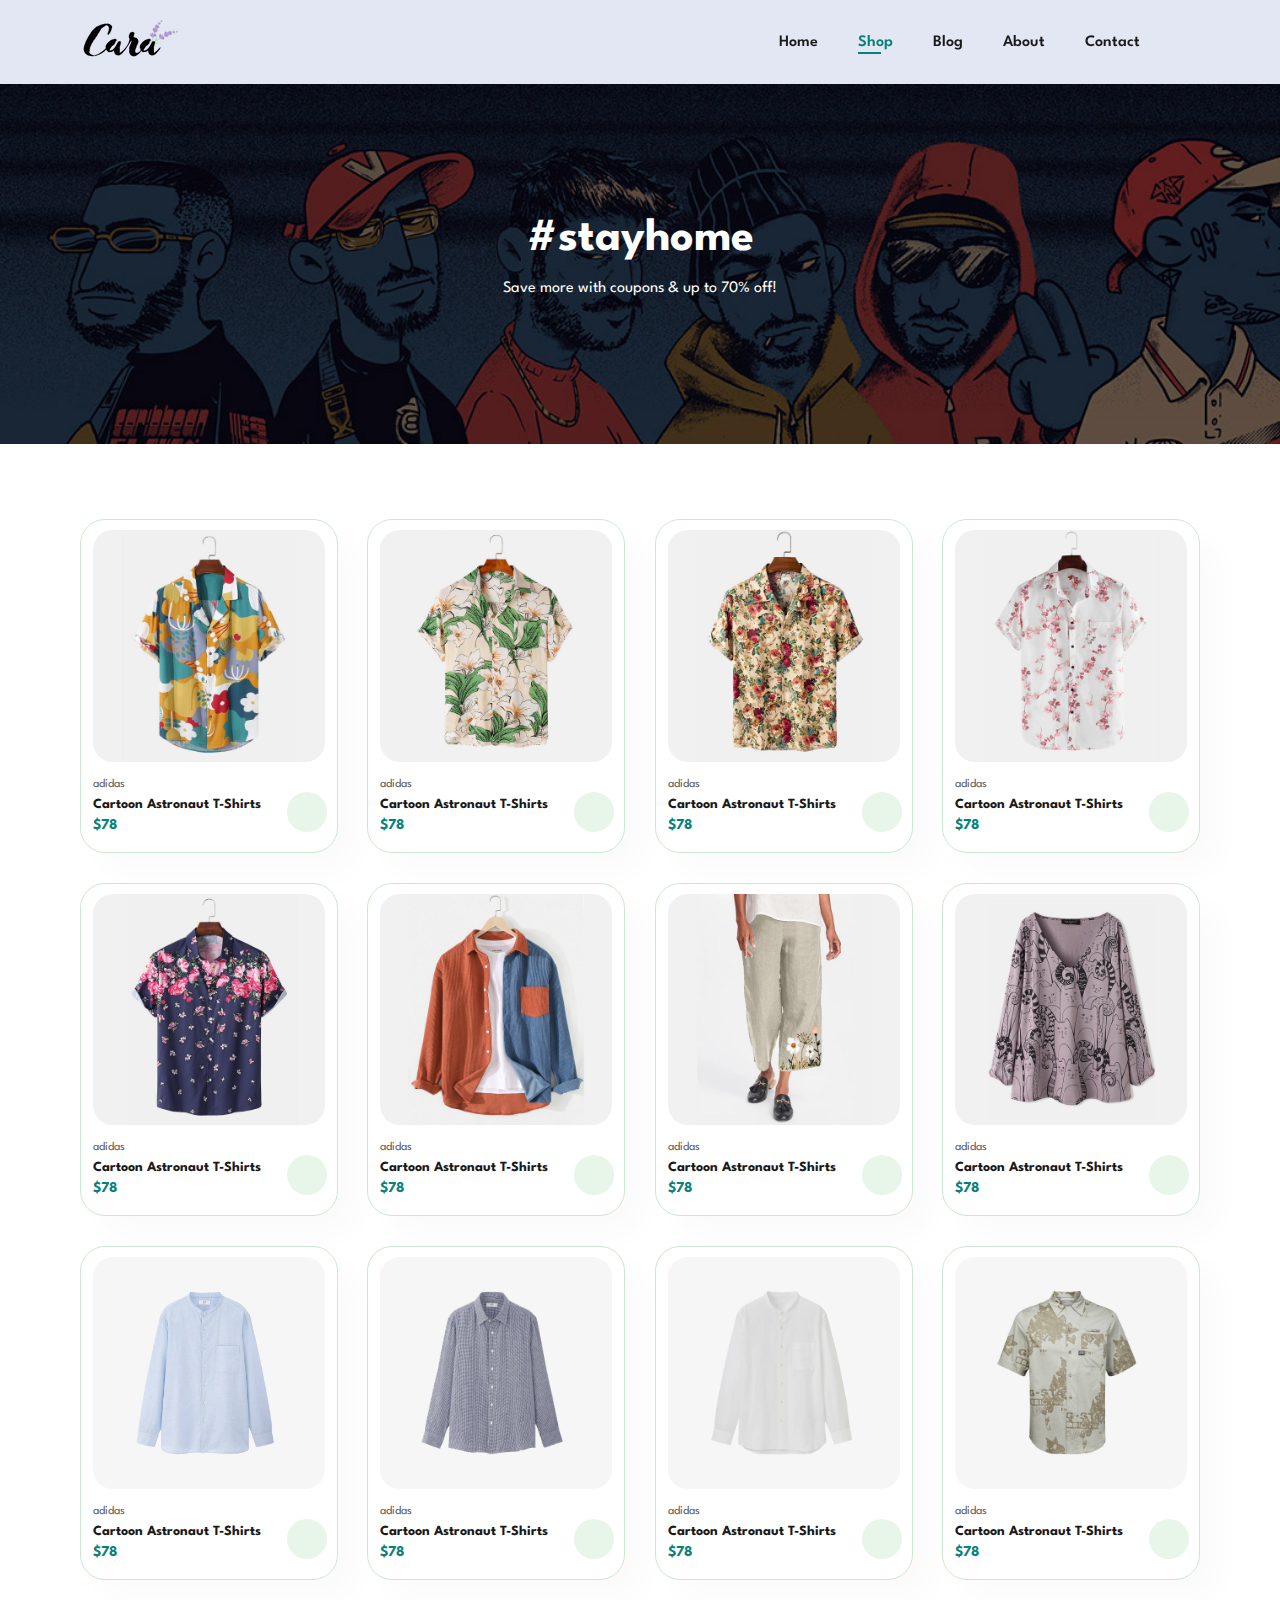
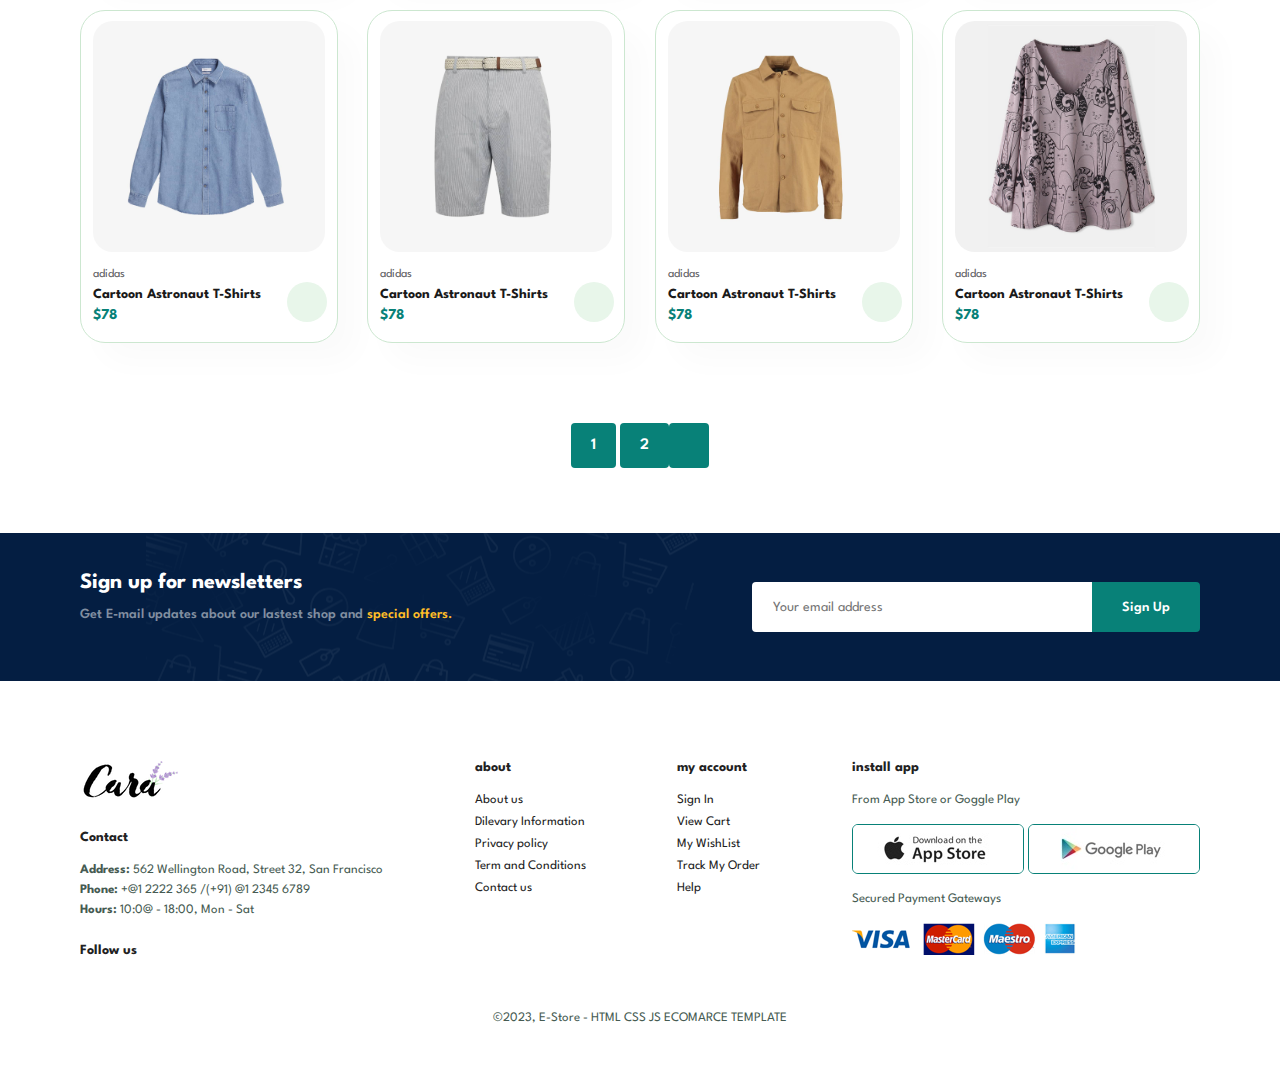
<file: shop.html>
<!DOCTYPE html>
<html lang="en">
  <head>
    <meta charset="UTF-8" />
    <meta http-equiv="X-UA-Compatible" content="IE=edge" />
    <meta name="viewport" content="width=device-width, initial-scale=1.0" />
    <title>ECOMMERCEWEBSITE</title>
    <link
      rel="stylesheet"
      href="https://cdnjs.cloudflare.com/ajax/libs/font-awesome/6.3.0/css/all.min.css"
      integrity="sha512-SzlrxWUlpfuzQ+pcUCosxcglQRNAq/DZjVsC0lE40xsADsfeQoEypE+enwcOiGjk/bSuGGKHEyjSoQ1zVisanQ=="
      crossorigin="anonymous"
      referrerpolicy="no-referrer"
    />
    <link rel="stylesheet" href="style.css" />
  </head>

  <body>
    <section id="header">
      <a href="#"><img src="img/logo.png" class="logo" alt="" /></a>
      <div>
        <ul id="navbar">
          <li><a href="index.html">Home</a></li>
          <li><a class="active" href="shop.html">Shop</a></li>
          <li><a href="blog.html">Blog</a></li>
          <li><a href="about.html">About</a></li>
          <li><a href="contact.html">Contact</a></li>
          <li id="lg-bag">
            <a href="cart.html"><i class="fa-solid fa-bag-shopping"></i></a>
          </li>
          <a href="#" id="close"
            ><i class="fa-sharp fa-solid fa-circle-xmark"></i
          ></a>
        </ul>
      </div>
      <div id="mobile">
        <a href="cart.html"><i class="fa-solid fa-bag-shopping"></i></a>
        <i id="bar" class="fas fa-outdent"></i>
      </div>
    </section>

    <section id="page-header">
      <h2>#stayhome</h2>
      <p>Save more with coupons & up to 70% off!</p>
    </section>

    <section id="product1" class="section-p1">
      <div class="pro-container">
        <div class="pro" onclick="window.location.href='sproduct.html';">
          <img src="img/products/f1.jpg" alt="" />
          <div class="des">
            <span>adidas</span>
            <h5>Cartoon Astronaut T-Shirts</h5>
            <div class="star">
              <i class="fas fa-star"></i>
              <i class="fas fa-star"></i>
              <i class="fas fa-star"></i>
              <i class="fas fa-star"></i>
              <i class="fas fa-star"></i>
            </div>
            <h4>$78</h4>
          </div>
          <a href="#"><i class="fa-sharp fa-solid fa-cart-shopping"></i></a>
        </div>
        <div class="pro" onclick="window.location.href='sproduct.html';">
          <img src="img/products/f2.jpg" alt="" />
          <div class="des">
            <span>adidas</span>
            <h5>Cartoon Astronaut T-Shirts</h5>
            <div class="star">
              <i class="fas fa-star"></i>
              <i class="fas fa-star"></i>
              <i class="fas fa-star"></i>
              <i class="fas fa-star"></i>
              <i class="fas fa-star"></i>
            </div>
            <h4>$78</h4>
          </div>
          <a href="#"><i class="fa-sharp fa-solid fa-cart-shopping"></i></a>
        </div>
        <div class="pro" onclick="window.location.href='sproduct.html';">
          <img src="img/products/f3.jpg" alt="" />
          <div class="des">
            <span>adidas</span>
            <h5>Cartoon Astronaut T-Shirts</h5>
            <div class="star">
              <i class="fas fa-star"></i>
              <i class="fas fa-star"></i>
              <i class="fas fa-star"></i>
              <i class="fas fa-star"></i>
              <i class="fas fa-star"></i>
            </div>
            <h4>$78</h4>
          </div>
          <a href="#"><i class="fa-sharp fa-solid fa-cart-shopping"></i></a>
        </div>
        <div class="pro" onclick="window.location.href='sproduct.html';">
          <img src="img/products/f4.jpg" alt="" />
          <div class="des">
            <span>adidas</span>
            <h5>Cartoon Astronaut T-Shirts</h5>
            <div class="star">
              <i class="fas fa-star"></i>
              <i class="fas fa-star"></i>
              <i class="fas fa-star"></i>
              <i class="fas fa-star"></i>
              <i class="fas fa-star"></i>
            </div>
            <h4>$78</h4>
          </div>
          <a href="#"><i class="fa-sharp fa-solid fa-cart-shopping"></i></a>
        </div>
        <div class="pro" onclick="window.location.href='sproduct.html';">
          <img src="img/products/f5.jpg" alt="" />
          <div class="des">
            <span>adidas</span>
            <h5>Cartoon Astronaut T-Shirts</h5>
            <div class="star">
              <i class="fas fa-star"></i>
              <i class="fas fa-star"></i>
              <i class="fas fa-star"></i>
              <i class="fas fa-star"></i>
              <i class="fas fa-star"></i>
            </div>
            <h4>$78</h4>
          </div>
          <a href="#"><i class="fa-sharp fa-solid fa-cart-shopping"></i></a>
        </div>
        <div class="pro" onclick="window.location.href='sproduct.html';">
          <img src="img/products/f6.jpg" alt="" />
          <div class="des">
            <span>adidas</span>
            <h5>Cartoon Astronaut T-Shirts</h5>
            <div class="star">
              <i class="fas fa-star"></i>
              <i class="fas fa-star"></i>
              <i class="fas fa-star"></i>
              <i class="fas fa-star"></i>
              <i class="fas fa-star"></i>
            </div>
            <h4>$78</h4>
          </div>
          <a href="#"><i class="fa-sharp fa-solid fa-cart-shopping"></i></a>
        </div>
        <div class="pro" onclick="window.location.href='sproduct.html';">
          <img src="img/products/f7.jpg" alt="" />
          <div class="des">
            <span>adidas</span>
            <h5>Cartoon Astronaut T-Shirts</h5>
            <div class="star">
              <i class="fas fa-star"></i>
              <i class="fas fa-star"></i>
              <i class="fas fa-star"></i>
              <i class="fas fa-star"></i>
              <i class="fas fa-star"></i>
            </div>
            <h4>$78</h4>
          </div>
          <a href="#"><i class="fa-sharp fa-solid fa-cart-shopping"></i></a>
        </div>
        <div class="pro" onclick="window.location.href='sproduct.html';">
          <img src="img/products/f8.jpg" alt="" />
          <div class="des">
            <span>adidas</span>
            <h5>Cartoon Astronaut T-Shirts</h5>
            <div class="star">
              <i class="fas fa-star"></i>
              <i class="fas fa-star"></i>
              <i class="fas fa-star"></i>
              <i class="fas fa-star"></i>
              <i class="fas fa-star"></i>
            </div>
            <h4>$78</h4>
          </div>
          <a href="#"><i class="fa-sharp fa-solid fa-cart-shopping"></i></a>
        </div>
        <!--  -->
        <div class="pro" onclick="window.location.href='sproduct.html';">
          <img src="img/products/n1.jpg" alt="" />
          <div class="des">
            <span>adidas</span>
            <h5>Cartoon Astronaut T-Shirts</h5>
            <div class="star">
              <i class="fas fa-star"></i>
              <i class="fas fa-star"></i>
              <i class="fas fa-star"></i>
              <i class="fas fa-star"></i>
              <i class="fas fa-star"></i>
            </div>
            <h4>$78</h4>
          </div>
          <a href="#"><i class="fa-sharp fa-solid fa-cart-shopping"></i></a>
        </div>
        <div class="pro" onclick="window.location.href='sproduct.html';">
          <img src="img/products/n2.jpg" alt="" />
          <div class="des">
            <span>adidas</span>
            <h5>Cartoon Astronaut T-Shirts</h5>
            <div class="star">
              <i class="fas fa-star"></i>
              <i class="fas fa-star"></i>
              <i class="fas fa-star"></i>
              <i class="fas fa-star"></i>
              <i class="fas fa-star"></i>
            </div>
            <h4>$78</h4>
          </div>
          <a href="#"><i class="fa-sharp fa-solid fa-cart-shopping"></i></a>
        </div>
        <div class="pro" onclick="window.location.href='sproduct.html';">
          <img src="img/products/n3.jpg" alt="" />
          <div class="des">
            <span>adidas</span>
            <h5>Cartoon Astronaut T-Shirts</h5>
            <div class="star">
              <i class="fas fa-star"></i>
              <i class="fas fa-star"></i>
              <i class="fas fa-star"></i>
              <i class="fas fa-star"></i>
              <i class="fas fa-star"></i>
            </div>
            <h4>$78</h4>
          </div>
          <a href="#"><i class="fa-sharp fa-solid fa-cart-shopping"></i></a>
        </div>
        <div class="pro" onclick="window.location.href='sproduct.html';">
          <img src="img/products/n4.jpg" alt="" />
          <div class="des">
            <span>adidas</span>
            <h5>Cartoon Astronaut T-Shirts</h5>
            <div class="star">
              <i class="fas fa-star"></i>
              <i class="fas fa-star"></i>
              <i class="fas fa-star"></i>
              <i class="fas fa-star"></i>
              <i class="fas fa-star"></i>
            </div>
            <h4>$78</h4>
          </div>
          <a href="#"><i class="fa-sharp fa-solid fa-cart-shopping"></i></a>
        </div>
        <div class="pro" onclick="window.location.href='sproduct.html';">
          <img src="img/products/n5.jpg" alt="" />
          <div class="des">
            <span>adidas</span>
            <h5>Cartoon Astronaut T-Shirts</h5>
            <div class="star">
              <i class="fas fa-star"></i>
              <i class="fas fa-star"></i>
              <i class="fas fa-star"></i>
              <i class="fas fa-star"></i>
              <i class="fas fa-star"></i>
            </div>
            <h4>$78</h4>
          </div>
          <a href="#"><i class="fa-sharp fa-solid fa-cart-shopping"></i></a>
        </div>
        <div class="pro" onclick="window.location.href='sproduct.html';">
          <img src="img/products/n6.jpg" alt="" />
          <div class="des">
            <span>adidas</span>
            <h5>Cartoon Astronaut T-Shirts</h5>
            <div class="star">
              <i class="fas fa-star"></i>
              <i class="fas fa-star"></i>
              <i class="fas fa-star"></i>
              <i class="fas fa-star"></i>
              <i class="fas fa-star"></i>
            </div>
            <h4>$78</h4>
          </div>
          <a href="#"><i class="fa-sharp fa-solid fa-cart-shopping"></i></a>
        </div>
        <div class="pro" onclick="window.location.href='sproduct.html';">
          <img src="img/products/n7.jpg" alt="" />
          <div class="des">
            <span>adidas</span>
            <h5>Cartoon Astronaut T-Shirts</h5>
            <div class="star">
              <i class="fas fa-star"></i>
              <i class="fas fa-star"></i>
              <i class="fas fa-star"></i>
              <i class="fas fa-star"></i>
              <i class="fas fa-star"></i>
            </div>
            <h4>$78</h4>
          </div>
          <a href="#"><i class="fa-sharp fa-solid fa-cart-shopping"></i></a>
        </div>
        <div class="pro" onclick="window.location.href='sproduct.html';">
          <img src="img/products/f8.jpg" alt="" />
          <div class="des">
            <span>adidas</span>
            <h5>Cartoon Astronaut T-Shirts</h5>
            <div class="star">
              <i class="fas fa-star"></i>
              <i class="fas fa-star"></i>
              <i class="fas fa-star"></i>
              <i class="fas fa-star"></i>
              <i class="fas fa-star"></i>
            </div>
            <h4>$78</h4>
          </div>
          <a href="#"><i class="fa-sharp fa-solid fa-cart-shopping"></i></a>
        </div>
      </div>
    </section>

    <section id="pagination" class="section-p1">
      <a href="#">1</a>
      <a href="#">2</a>
      <a href="#"><i class="fa-sharp fa-solid fa-right-long"></i></a>
    </section>

    <section id="newsletter" class="section-p1 section-m1">
      <div class="newstext">
        <h4>Sign up for newsletters</h4>
        <p>
          Get E-mail updates about our lastest shop and
          <span>special offers.</span>
        </p>
      </div>
      <div class="form">
        <input type="text" placeholder="Your email address" />
        <button class="normal">Sign Up</button>
      </div>
    </section>

    <footer class="section-p1">
      <div class="col">
        <img class="logo" src="img/logo.png" alt="" />
        <h4>Contact</h4>
        <p>
          <strong>Address: </strong> 562 Wellington Road, Street 32, San
          Francisco
        </p>
        <p><strong>Phone:</strong> +@1 2222 365 /(+91) @1 2345 6789</p>
        <p><strong>Hours:</strong> 10:0@ - 18:00, Mon - Sat</p>
        <div class="follow">
          <h4>Follow us</h4>
          <div class="icon">
            <i class="fab fa-facebook-f"></i>
            <i class="fab fa-twitter"></i>
            <i class="fab fa-instagram"></i>
            <i class="fab fa-pinterest-p"></i>
            <i class="fab fa-youtube"></i>
          </div>
        </div>
      </div>

      <div class="col">
        <h4>about</h4>
        <a href="#">About us</a>
        <a href="#">Dilevary Information</a>
        <a href="#">Privacy policy</a>
        <a href="#">Term and Conditions</a>
        <a href="#">Contact us</a>
      </div>

      <div class="col">
        <h4>my account</h4>
        <a href="#">Sign In</a>
        <a href="#">View Cart</a>
        <a href="#">My WishList</a>
        <a href="#">Track My Order</a>
        <a href="#">Help</a>
      </div>

      <div class="col install">
        <h4>install app</h4>
        <p>From App Store or Goggle Play</p>
        <div class="row">
          <img src="img/pay/app.jpg" alt="" />
          <img src="img/pay/play.jpg" alt="" />
        </div>
        <p>Secured Payment Gateways</p>
        <img src="img/pay/pay.png" alt="" />
      </div>

      <div class="copyright">
        <p>&copy;2023, E-Store - HTML CSS JS ECOMARCE TEMPLATE</p>
      </div>
    </footer>

    <script src="script.js"></script>
  </body>
</html>
</file>
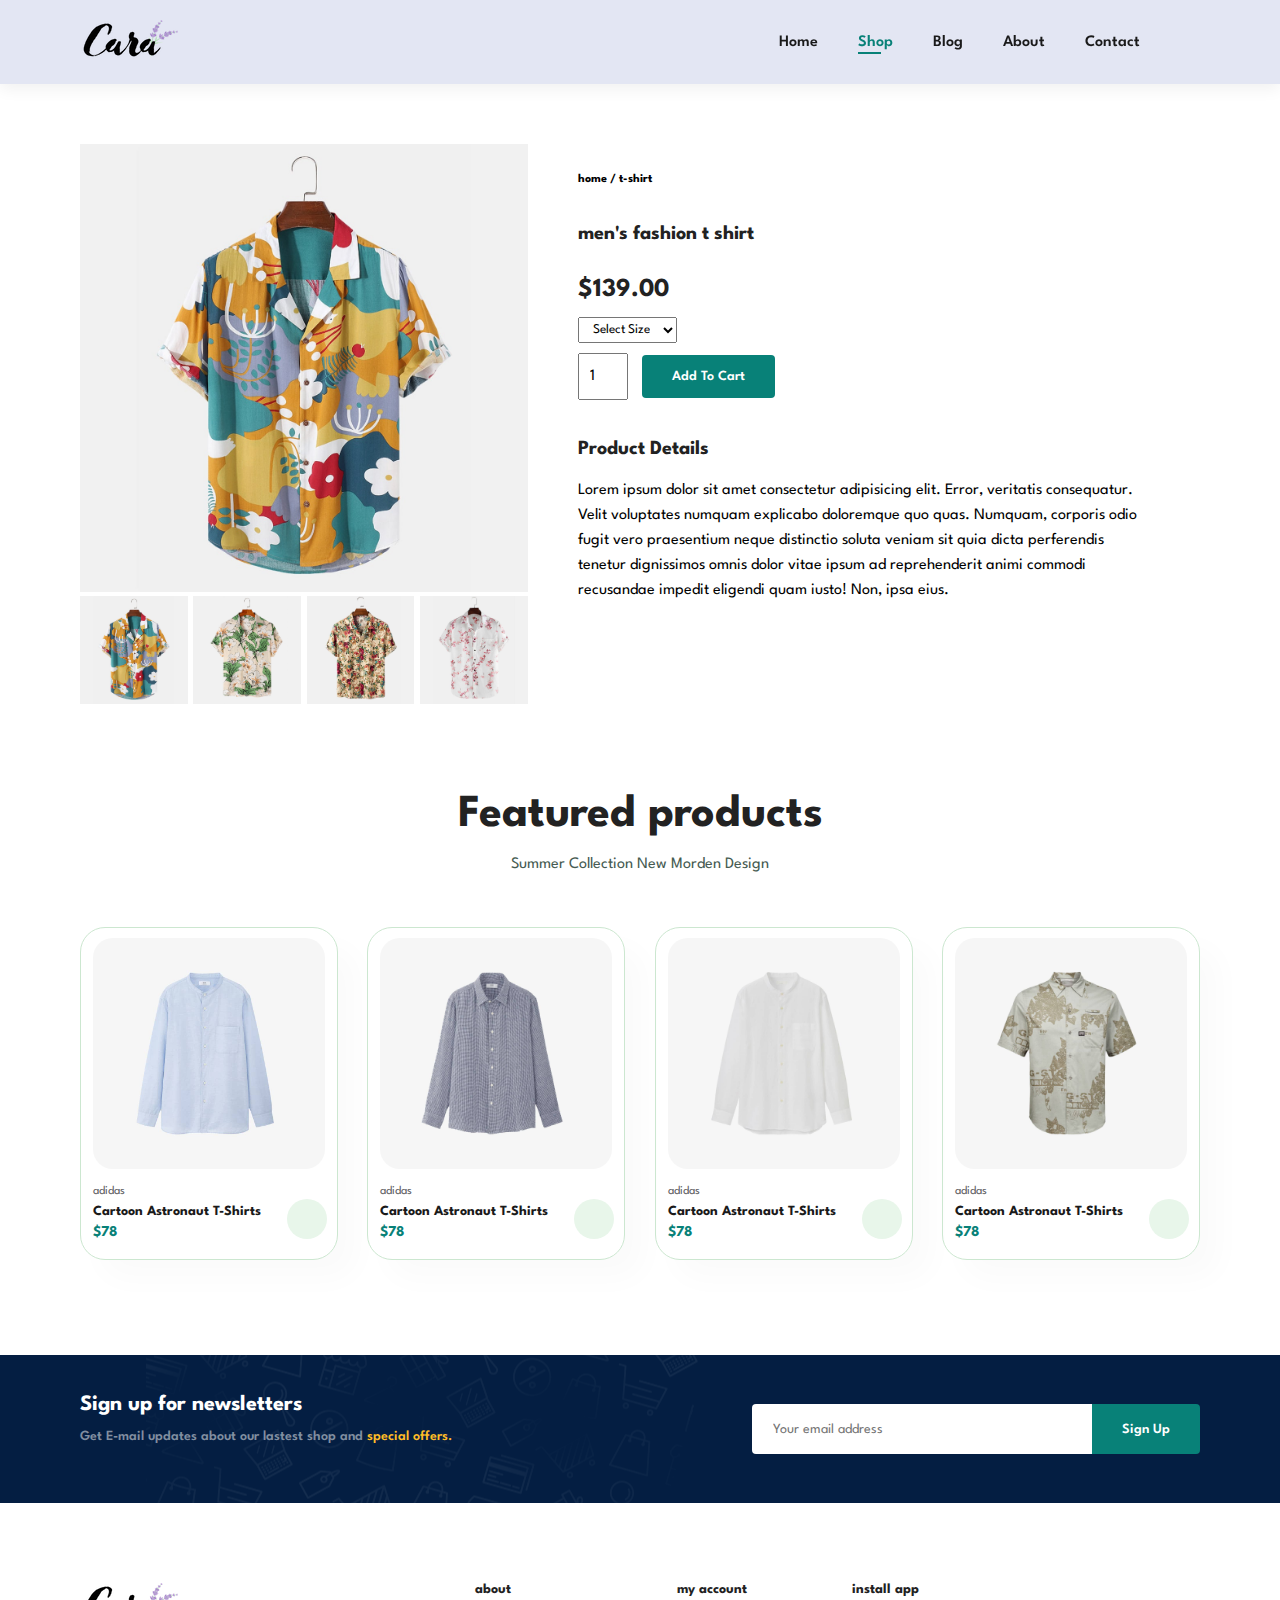
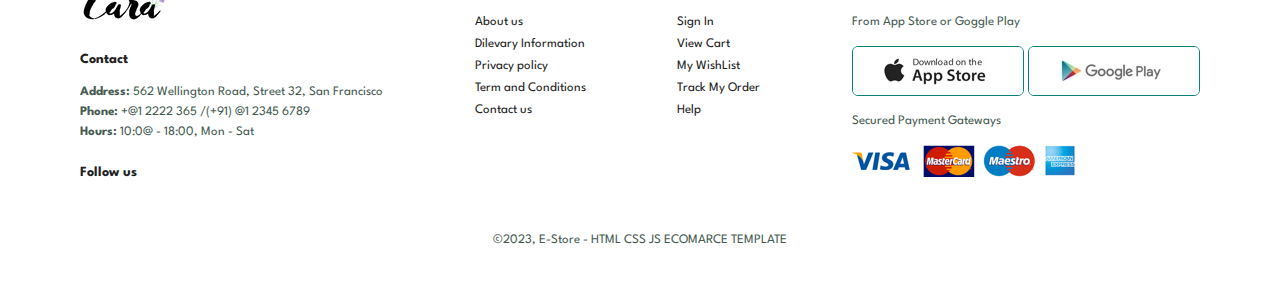
<file: sproduct.html>
<!DOCTYPE html>
<html lang="en">
  <head>
    <meta charset="UTF-8" />
    <meta http-equiv="X-UA-Compatible" content="IE=edge" />
    <meta name="viewport" content="width=device-width, initial-scale=1.0" />
    <title>ECOMMERCEWEBSITE</title>
    <link
      rel="stylesheet"
      href="https://cdnjs.cloudflare.com/ajax/libs/font-awesome/6.3.0/css/all.min.css"
      integrity="sha512-SzlrxWUlpfuzQ+pcUCosxcglQRNAq/DZjVsC0lE40xsADsfeQoEypE+enwcOiGjk/bSuGGKHEyjSoQ1zVisanQ=="
      crossorigin="anonymous"
      referrerpolicy="no-referrer"
    />
    <link rel="stylesheet" href="style.css" />
  </head>

  <body>
    <section id="header">
      <a href="#"><img src="img/logo.png" class="logo" alt="" /></a>
      <div>
        <ul id="navbar">
          <li><a href="index.html">Home</a></li>
          <li><a class="active" href="shop.html">Shop</a></li>
          <li><a href="blog.html">Blog</a></li>
          <li><a href="about.html">About</a></li>
          <li><a href="contact.html">Contact</a></li>
          <li id="lg-bag">
            <a href="cart.html"><i class="fa-solid fa-bag-shopping"></i></a>
          </li>
          <a href="#" id="close"
            ><i class="fa-sharp fa-solid fa-circle-xmark"></i
          ></a>
        </ul>
      </div>
      <div id="mobile">
        <a href="cart.html"><i class="fa-solid fa-bag-shopping"></i></a>
        <i id="bar" class="fas fa-outdent"></i>
      </div>
    </section>

    <section id="prodetails" class="section-p1">
      <div class="single-pro-image">
        <img src="img/products/f1.jpg" width="100%" id="MainImg" alt="" />
        <div class="small-img-group">
          <div class="small-img-col">
            <img
              src="img/products/f1.jpg"
              width="100%"
              class="small-img"
              alt=""
            />
          </div>
          <div class="small-img-col">
            <img
              src="img/products/f2.jpg"
              width="100%"
              class="small-img"
              alt=""
            />
          </div>
          <div class="small-img-col">
            <img
              src="img/products/f3.jpg"
              width="100%"
              class="small-img"
              alt=""
            />
          </div>
          <div class="small-img-col">
            <img
              src="img/products/f4.jpg"
              width="100%"
              class="small-img"
              alt=""
            />
          </div>
        </div>
      </div>
      <div class="single-pro-details">
        <h6>home / t-shirt</h6>
        <h4>men's fashion t shirt</h4>
        <h2>$139.00</h2>
        <select>
          <option>Select Size</option>
          <option>XL</option>
          <option>XXL</option>
          <option>Small</option>
          <option>Large</option>
        </select>
        <input type="number" value="1" />
        <button class="normal">Add To Cart</button>
        <h4>Product Details</h4>
        <span
          >Lorem ipsum dolor sit amet consectetur adipisicing elit. Error,
          veritatis consequatur. Velit voluptates numquam explicabo doloremque
          quo quas. Numquam, corporis odio fugit vero praesentium neque
          distinctio soluta veniam sit quia dicta perferendis tenetur
          dignissimos omnis dolor vitae ipsum ad reprehenderit animi commodi
          recusandae impedit eligendi quam iusto! Non, ipsa eius.</span
        >
      </div>
    </section>

    <section id="product1" class="section-p1">
      <h2>Featured products</h2>
      <p>Summer Collection New Morden Design</p>
      <div class="pro-container">
        <div class="pro">
          <img src="img/products/n1.jpg" alt="" />
          <div class="des">
            <span>adidas</span>
            <h5>Cartoon Astronaut T-Shirts</h5>
            <div class="star">
              <i class="fas fa-star"></i>
              <i class="fas fa-star"></i>
              <i class="fas fa-star"></i>
              <i class="fas fa-star"></i>
              <i class="fas fa-star"></i>
            </div>
            <h4>$78</h4>
          </div>
          <a href="#"><i class="fa-sharp fa-solid fa-cart-shopping"></i></a>
        </div>
        <div class="pro">
          <img src="img/products/n2.jpg" alt="" />
          <div class="des">
            <span>adidas</span>
            <h5>Cartoon Astronaut T-Shirts</h5>
            <div class="star">
              <i class="fas fa-star"></i>
              <i class="fas fa-star"></i>
              <i class="fas fa-star"></i>
              <i class="fas fa-star"></i>
              <i class="fas fa-star"></i>
            </div>
            <h4>$78</h4>
          </div>
          <a href="#"><i class="fa-sharp fa-solid fa-cart-shopping"></i></a>
        </div>
        <div class="pro">
          <img src="img/products/n3.jpg" alt="" />
          <div class="des">
            <span>adidas</span>
            <h5>Cartoon Astronaut T-Shirts</h5>
            <div class="star">
              <i class="fas fa-star"></i>
              <i class="fas fa-star"></i>
              <i class="fas fa-star"></i>
              <i class="fas fa-star"></i>
              <i class="fas fa-star"></i>
            </div>
            <h4>$78</h4>
          </div>
          <a href="#"><i class="fa-sharp fa-solid fa-cart-shopping"></i></a>
        </div>
        <div class="pro">
          <img src="img/products/n4.jpg" alt="" />
          <div class="des">
            <span>adidas</span>
            <h5>Cartoon Astronaut T-Shirts</h5>
            <div class="star">
              <i class="fas fa-star"></i>
              <i class="fas fa-star"></i>
              <i class="fas fa-star"></i>
              <i class="fas fa-star"></i>
              <i class="fas fa-star"></i>
            </div>
            <h4>$78</h4>
          </div>
          <a href="#"><i class="fa-sharp fa-solid fa-cart-shopping"></i></a>
        </div>
      </div>
    </section>

    <section id="newsletter" class="section-p1 section-m1">
      <div class="newstext">
        <h4>Sign up for newsletters</h4>
        <p>
          Get E-mail updates about our lastest shop and
          <span>special offers.</span>
        </p>
      </div>
      <div class="form">
        <input type="text" placeholder="Your email address" />
        <button class="normal">Sign Up</button>
      </div>
    </section>

    <footer class="section-p1">
      <div class="col">
        <img class="logo" src="img/logo.png" alt="" />
        <h4>Contact</h4>
        <p>
          <strong>Address: </strong> 562 Wellington Road, Street 32, San
          Francisco
        </p>
        <p><strong>Phone:</strong> +@1 2222 365 /(+91) @1 2345 6789</p>
        <p><strong>Hours:</strong> 10:0@ - 18:00, Mon - Sat</p>
        <div class="follow">
          <h4>Follow us</h4>
          <div class="icon">
            <i class="fab fa-facebook-f"></i>
            <i class="fab fa-twitter"></i>
            <i class="fab fa-instagram"></i>
            <i class="fab fa-pinterest-p"></i>
            <i class="fab fa-youtube"></i>
          </div>
        </div>
      </div>

      <div class="col">
        <h4>about</h4>
        <a href="#">About us</a>
        <a href="#">Dilevary Information</a>
        <a href="#">Privacy policy</a>
        <a href="#">Term and Conditions</a>
        <a href="#">Contact us</a>
      </div>

      <div class="col">
        <h4>my account</h4>
        <a href="#">Sign In</a>
        <a href="#">View Cart</a>
        <a href="#">My WishList</a>
        <a href="#">Track My Order</a>
        <a href="#">Help</a>
      </div>

      <div class="col install">
        <h4>install app</h4>
        <p>From App Store or Goggle Play</p>
        <div class="row">
          <img src="img/pay/app.jpg" alt="" />
          <img src="img/pay/play.jpg" alt="" />
        </div>
        <p>Secured Payment Gateways</p>
        <img src="img/pay/pay.png" alt="" />
      </div>

      <div class="copyright">
        <p>&copy;2023, E-Store - HTML CSS JS ECOMARCE TEMPLATE</p>
      </div>
    </footer>

    <script>
      var MainImg = document.getElementById("MainImg");
      var smallimg = document.getElementsByClassName("small-img");

      for (let i = 0; i < smallimg.length; i++) {
        smallimg[i].onclick = function () {
          MainImg.src = smallimg[i].src;
        };
      }
    </script>

    <script src="script.js"></script>
  </body>
</html>
</file>
<file: style.css>
@import url("https://fonts.googleapis.com/css2?family=Spartan:wght@100;200;300;400;500;600;700;800;900&display=swap");
* {
  margin: 0;
  padding: 0;
  box-sizing: border-box;
  font-family: "Spartan", sans-serif;
}

html {
  scroll-behavior: smooth;
}

/* Global Styles */

h1 {
  font-size: 50px;
  line-height: 64px;
  color: #222;
}

h2 {
  font-size: 46px;
  line-height: 54px;
  color: #222;
}

h4 {
  font-size: 20px;
  color: #222;
}

h6 {
  font-weight: 700;
  font-size: 12px;
}

p {
  font-size: 16px;
  color: #465b52;
  margin: 15px 0 20px 0;
}

.section-p1 {
  padding: 40px 80px;
}

.section-m1 {
  margin: 40px 0;
}

button.normal {
  font-size: 14px;
  font-weight: 600;
  padding: 15px 30px;
  color: #000;
  background-color: #fff;
  border-radius: 4px;
  cursor: pointer;
  border: none;
  outline: none;
  transition: 0.2s;
}

button.white {
  font-size: 13px;
  font-weight: 600;
  padding: 11px 18px;
  color: #ffffff;
  background-color: transparent;
  cursor: pointer;
  border: 1px solid #fff;
  outline: none;
  transition: 0.2s;
}

body {
  width: 100%;
}

/* header start */

#header {
  display: flex;
  justify-content: space-between;
  align-items: center;
  padding: 20px 80px;
  background: #e3e6f3;
  box-shadow: 0 5px 15px rgba(0, 0, 0, 0.06);
  z-index: 999;
  position: sticky;
  top: 0;
  left: 0;
}

#navbar {
  display: flex;
  align-items: center;
  justify-content: center;
}

#navbar li {
  list-style: none;
  padding: 0 20px;
  position: relative;
}

#navbar li a {
  text-decoration: none;
  font-size: 16px;
  font-weight: 600;
  color: #1a1a1a;
  transition: 0.3s ease;
}

#navbar li a:hover,
#navbar li a.active {
  color: #088178;
}

#navbar li a.active::after,
#navbar li a:hover::after {
  content: "";
  width: 30%;
  height: 2px;
  background: #088178;
  position: absolute;
  bottom: -4px;
  left: 20px;
}

#mobile {
  display: none;
  align-items: center;
}

#close {
  display: none;
}

/* Home page */

#hero {
  background-image: url(img/hero4.png);
  height: 90vh;
  width: 100%;
  background-position: top 25% right 0;
  background-size: cover;
  padding: 0 80px;
  display: flex;
  flex-direction: column;
  align-items: flex-start;
  justify-content: center;
}

#hero h4 {
  padding-bottom: 15px;
}

#hero h1 {
  color: #088178;
}

#hero button {
  background-image: url(img/button.png);
  background-color: transparent;
  border: 0;
  padding: 14px 80px 14px 65px;
  background-repeat: no-repeat;
  cursor: pointer;
  font-weight: 700;
  font-size: 15px;
  color: #088178;
}

/* ## */

#feature {
  display: flex;
  align-items: center;
  justify-content: space-between;
  flex-wrap: wrap;
}

#feature .fe-box {
  width: 180px;
  text-align: center;
  padding: 25px 15px;
  box-shadow: 20px 20px 34px rgba(0, 0, 0, 0.03);
  border: 1px solid #cce7d0;
  border-radius: 4px;
  margin: 15px 0;
}

#feature .fe-box:hover {
  box-shadow: 10px 10px 54px rgba(13, 0, 255, 0.1);
}

#feature .fe-box img {
  width: 100%;
  margin-bottom: 10px;
}

#feature .fe-box h6 {
  display: inline-block;
  padding: 9px 8px 6px 8px;
  line-height: 1;
  border-radius: 4px;
  color: #088178;
  background-color: #fddde4;
}

#feature .fe-box:nth-child(2) h6 {
  background-color: #cdebbc;
}

#feature .fe-box:nth-child(3) h6 {
  background-color: #d1e8f2;
}

#feature .fe-box:nth-child(4) h6 {
  background-color: #cdd4f8;
}

#feature .fe-box:nth-child(5) h6 {
  background-color: #f6dbf6;
}

#feature .fe-box:nth-child(6) h6 {
  background-color: #fff2e5;
}

/* ## */

#product1 {
  text-align: center;
}

#product1 .pro-container {
  display: flex;
  justify-content: space-between;
  padding-top: 20px;
  flex-wrap: wrap;
}

#product1 .pro {
  width: 23%;
  min-width: 250px;
  padding: 10px 12px;
  border: 1px solid #cce7d0;
  border-radius: 25px;
  cursor: pointer;
  box-shadow: 20px 20px 30px rgba(0, 0, 0, 0.02);
  margin: 15px 0;
  transition: 0.2s ease;
  position: relative;
}

#product1 .pro:hover {
  box-shadow: 20px 20px 30px rgba(0, 0, 0, 0.08);
}

#product1 .pro img {
  width: 100%;
  border-radius: 20px;
}

#product1 .pro .des {
  text-align: start;
  padding: 10px 0;
}

#product1 .pro .des span {
  color: #606063;
  font-size: 12px;
}

#product1 .pro .des h5 {
  padding-top: 7px;
  color: #1a1a1a;
  font-size: 14px;
}

#product1 .pro .des i {
  font-size: 12px;
  color: rgb(243, 181, 25);
}

#product1 .pro .des h4 {
  padding-top: 7px;
  font-size: 15px;
  font-weight: 700;
  color: #088178;
}

#product1 .pro a i {
  width: 40px;
  height: 40px;
  line-height: 40px;
  border-radius: 50px;
  background-color: #e8f6ea;
  color: #088178;
  position: absolute;
  bottom: 20px;
  right: 10px;
}

/* ## */

#banner {
  display: flex;
  flex-direction: column;
  justify-content: center;
  align-items: center;
  text-align: center;
  background-image: url(img/banner/b2.jpg);
  width: 100%;
  height: 40vh;
  background-size: cover;
  background-position: center;
}

#banner h4 {
  color: #fff;
  font-size: 16px;
}

#banner h2 {
  color: #fff;
  font-size: 30px;
  padding: 10px 0;
}

#banner h2 span {
  color: #ef3636;
}

#banner button:hover {
  background: #088178;
  color: #fff;
}

/* ## */

#sm-banner {
  display: flex;
  justify-content: space-between;
  flex-wrap: wrap;
}

#sm-banner .banner-box {
  display: flex;
  flex-direction: column;
  justify-content: center;
  align-items: flex-start;
  background-image: url(img/banner/b17.jpg);
  min-width: 650px;
  height: 50vh;
  background-size: cover;
  background-position: center;
  padding: 30px;
}

#sm-banner .banner-box2 {
  background-image: url(img/banner/b10.jpg);
}

#sm-banner h4 {
  color: #fff;
  font-size: 20px;
  font-weight: 800;
}

#sm-banner h2 {
  color: #fff;
  font-size: 28px;
  font-weight: 800;
}

#sm-banner span {
  color: #fff;
  font-size: 14px;
  font-weight: 500;
  padding-bottom: 15px;
}

#sm-banner .banner-box:hover button {
  background-color: #088178;
  border: 1px solid #088178;
}

/* ## */

#banner3 {
  display: flex;
  justify-content: space-between;
  flex-wrap: wrap;
  padding: 0 80px;
}

#banner3 .banner-box {
  display: flex;
  flex-direction: column;
  justify-content: center;
  align-items: flex-start;
  background-image: url(img/banner/b7.jpg);
  min-width: 30%;
  height: 30vh;
  background-size: cover;
  background-position: center;
  padding: 20px;
  margin-bottom: 20px;
}

#banner3 .banner-box2 {
  background-image: url(img/banner/b4.jpg);
}

#banner3 .banner-box3 {
  background-image: url(img/banner/b18.jpg);
}

#banner3 h2 {
  color: #fff;
  font-weight: 900;
  font-size: 22px;
}

#banner3 h3 {
  color: #ec544e;
  font-weight: 800;
  font-size: 15px;
}

/* ## */

#newsletter {
  display: flex;
  justify-content: space-between;
  align-items: center;
  flex-wrap: wrap;
  background-image: url(img/banner/b14.png);
  background-repeat: no-repeat;
  background-position: 20% 30%;
  background-color: #041e42;
}

#newsletter h4 {
  color: #fff;
  font-weight: 700;
  font-size: 22px;
}

#newsletter p {
  color: #818ea0;
  font-weight: 600;
  font-size: 14px;
}

#newsletter p span {
  color: #ffbd27;
}

#newsletter .form {
  display: flex;
  width: 40%;
}

#newsletter input {
  height: 3.125rem;
  padding: 0 1.25rem;
  font-size: 14px;
  width: 100%;
  border: 1px solid transparent;
  border-radius: 4px;
  outline: none;
  border-top-right-radius: 0;
  border-bottom-right-radius: 0;
}

#newsletter button {
  background-color: #088178;
  color: #fff;
  white-space: nowrap;
  border-top-left-radius: 0;
  border-bottom-left-radius: 0;
}

/* ## */

footer {
  display: flex;
  flex-wrap: wrap;
  justify-content: space-between;
}

footer .col {
  display: flex;
  align-items: flex-start;
  flex-direction: column;
  margin-bottom: 20px;
}

footer .logo {
  margin-bottom: 30px;
}

footer h4 {
  font-size: 14px;
  padding-bottom: 20px;
}

footer p {
  font-size: 13px;
  margin: 0 0 8px 0;
}

footer a {
  font-size: 13px;
  margin-bottom: 10px;
  color: #222;
  text-decoration: none;
}

footer .follow {
  margin-top: 20px;
}

footer .follow i {
  color: #465b52;
  padding-right: 4px;
  cursor: pointer;
}

footer .install .row img {
  border: 1px solid #088178;
  border-radius: 6px;
}

footer .install img {
  margin: 10px 0 15px;
}

footer .follow i:hover,
footer a:hover {
  color: #088178;
}

footer .copyright {
  width: 100%;
  text-align: center;
}

/* shop page */

#page-header {
  background-image: url(img/banner/b1.jpg);
  width: 100%;
  height: 40vh;
  background-size: cover;
  display: flex;
  justify-content: center;
  align-items: center;
  flex-direction: column;
  padding: 14px;
}

#page-header h2,
#page-header p {
  color: #fff;
}

/* ## */

#pagination {
  text-align: center;
}

#pagination a {
  text-decoration: none;
  background-color: #088178;
  padding: 15px 20px;
  border-radius: 4px;
  color: #fff;
  font-weight: 600;
}

#pagination a i {
  font-size: 16px;
  font-weight: 600;
}

/* single product page */

#prodetails {
  display: flex;
  margin-top: 20px;
}

#prodetails .single-pro-image {
  width: 40%;
  margin-right: 50px;
}

#prodetails .single-pro-image .small-img-group {
  display: flex;
  justify-content: space-between;
}

#prodetails .single-pro-image .small-img-col {
  flex-basis: 24%;
  cursor: pointer;
}

#prodetails .single-pro-details {
  width: 50%;
  padding-top: 30px;
}

#prodetails .single-pro-details h4 {
  padding: 40px 0 20px 0;
}

#prodetails .single-pro-details h2 {
  font-size: 26px;
}

#prodetails .single-pro-details select {
  display: block;
  padding: 5px 10px;
  margin-bottom: 10px;
}

#prodetails .single-pro-details input {
  width: 50px;
  height: 47px;
  padding-left: 10px;
  font-size: 16px;
  margin-right: 10px;
}

#prodetails .single-pro-details input:focus {
  outline: none;
}

#prodetails .single-pro-details button {
  background-color: #088178;
  color: #fff;
}

#prodetails .single-pro-details span {
  line-height: 25px;
}

/* blog page */

#page-header.blog-header {
  background-image: url(img/banner/b19.jpg);
}

#blog {
  padding: 150px 150px 0 150px;
}

#blog .blog-box {
  display: flex;
  align-items: center;
  width: 100%;
  position: relative;
  padding-bottom: 90px;
}

#blog .blog-img {
  width: 50%;
  margin-right: 40px;
}

#blog img {
  width: 100%;
  height: 300px;
  object-fit: cover;
}

#blog .blog-details {
  width: 50%;
}

#blog .blog-details a {
  text-decoration: none;
  font-size: 11px;
  color: #000;
  font-weight: 700;
  position: relative;
  transition: 0.3s;
}

#blog .blog-details a::after {
  content: "";
  width: 50px;
  height: 1px;
  background-color: black;
  position: absolute;
  top: 4px;
  right: -60px;
}

#blog .blog-details a:hover {
  color: #088178;
}

#blog .blog-details a:hover::after {
  background-color: #088178;
}

#blog .blog-box h1 {
  position: absolute;
  top: -40px;
  left: 0;
  font-size: 70px;
  font-family: 700;
  color: #c9cbce;
  z-index: -9;
}

/* about page */

#page-header.about-header {
  background-image: url(img/about/banner.png);
}

#about-head {
  display: flex;
  align-items: center;
}

#about-head img {
  width: 50%;
  height: auto;
}

#about-head div {
  padding-left: 40px;
}

#about-app {
  text-align: center;
}

#about-app .video {
  width: 70%;
  height: 100%;
  margin: 30px auto 0 auto;
}

#about-app .video video {
  width: 100%;
  height: 100%;
  border-radius: 20px;
}

/* contact page */

#contact-details {
  display: flex;
  align-items: center;
  justify-content: space-between;
}

#contact-details .details {
  width: 40%;
}

#contact-details .details span {
  font-size: 12px;
}

#contact-details .details h2 {
  font-size: 26px;
  line-height: 35px;
  padding: 20px 0;
}

#contact-details .details h3 {
  font-size: 16px;
  padding-bottom: 15px;
}

#contact-details .details li {
  list-style: none;
  display: flex;
  padding: 10px 0;
}

#contact-details .details li i {
  font-size: 14px;
  padding-right: 22px;
}

#contact-details .details li p {
  margin: 0;
  font-size: 14px;
}

#contact-details .map {
  width: 55%;
  height: 400px;
}

#contact-details .map iframe {
  width: 100%;
  height: 100%;
}

#form-details {
  display: flex;
  justify-content: space-between;
  margin: 30px;
  padding: 80px;
  border: 1px solid #e1e1e1;
}

#form-details form {
  width: 65%;
  display: flex;
  flex-direction: column;
  align-items: flex-start;
}

#form-details form span {
  font-size: 12px;
}

#form-details form h2 {
  font-size: 26px;
  line-height: 35px;
  padding: 20px 0;
}

#form-details form input,
#form-details form textarea {
  width: 100%;
  padding: 12px 15px;
  outline: none;
  margin-bottom: 20px;
  border: 1px solid #e1e1e1;
}

#form-details form button {
  background-color: #088178;
  color: #fff;
}

#form-details .people div {
  padding-bottom: 25px;
  display: flex;
  align-items: flex-start;
}

#form-details .people div img {
  width: 65px;
  height: 65px;
  object-fit: cover;
  margin-right: 15px;
}

#form-details .people div p {
  font-size: 13px;
  margin: 0;
  line-height: 25px;
}

#form-details .people div p span {
  display: block;
  font-size: 16px;
  font-weight: 600;
  color: #000;
}

/* cart page */
#cart {
  overflow-x: auto;
}

#cart table {
  width: 100%;
  border-collapse: collapse;
  table-layout: fixed;
  white-space: nowrap;
}

#cart table img {
  width: 70px;
}

#cart table td:nth-child(1) {
  width: 100px;
  text-align: center;
}

#cart table td:nth-child(1) {
  width: 100px;
  text-align: center;
}

#cart table td:nth-child(2),
#cart table td:nth-child(4),
#cart table td:nth-child(5),
#cart table td:nth-child(6) {
  width: 150px;
  text-align: center;
}

#cart table td:nth-child(3) {
  width: 250px;
  text-align: center;
}

#cart table td:nth-child(5) input {
  width: 70px;
  padding: 10px 5px 10px 15px;
}

#cart table thead {
  border: 1px solid #e2e9e1;
  border-left: none;
  border-right: none;
}

#cart table thead td {
  font-weight: 700;
  text-transform: uppercase;
  font-size: 13px;
  padding: 18px 0;
}

#cart table tbody tr td {
  padding-top: 15px;
}

#cart table tbody td {
  font-size: 13px;
}

#cart-add {
  display: flex;
  justify-content: space-between;
  flex-wrap: wrap;
}

#coupon {
  width: 50%;
  margin-bottom: 30px;
}

#coupon h3,
#subtotal h3 {
  padding-bottom: 15px;
}

#coupon input {
  padding: 10px 20px;
  outline: none;
  width: 60%;
  margin-right: 10px;
  border: 1px solid #e2e9e1;
}

#coupon button,
#subtotal button {
  background-color: #088178;
  color: #fff;
  padding: 12px 20px;
}

#subtotal {
  width: 50%;
  margin-bottom: 30px;
  border: 1px solid #e2e9e1;
  padding: 30px;
}

#subtotal table {
  border-collapse: collapse;
  width: 100%;
  margin-bottom: 20px;
}

#subtotal table td {
  width: 50%;
  border: 1px solid #e2e9e1;
  padding: 10px;
  font-size: 13px;
}

/* Start Media Query */

@media (max-width: 799px) {
  .section-p1 {
    padding: 40px;
  }
  #navbar {
    display: flex;
    justify-content: flex-start;
    align-items: flex-start;
    flex-direction: column;
    position: fixed;
    top: 0;
    right: -300px;
    height: 100vh;
    width: 300px;
    background-color: #e3e6f3;
    box-shadow: 0 40px 60px rgba(0, 0, 0, 0.1);
    padding: 80px 0 0 10px;
    transition: 0.3s;
  }
  #navbar li {
    margin-bottom: 25px;
  }
  #navbar.active {
    right: 0px;
  }
  #mobile {
    display: flex;
    align-items: center;
  }
  #mobile i {
    color: #1a1a1a;
    font-size: 24px;
    padding-left: 20px;
  }
  #close {
    display: initial;
    position: absolute;
    top: 30px;
    left: 30px;
    font-size: 24px;
    color: #222;
  }
  #lg-bag {
    display: none;
  }

  #hero {
    height: 70vh;
    padding: 0 80px;
    background-position: top 30% right 30%;
  }

  #feature {
    justify-content: center;
  }

  #feature .fe-box {
    margin: 15px;
  }

  #product1 .pro-container {
    justify-content: center;
  }
  #product1 .pro {
    margin: 15px;
  }

  #banner {
    height: 20vh;
  }

  #sm-banner .banner-box {
    min-width: 100%;
    height: 30vh;
  }

  #banner3 {
    padding: 0 40px;
  }
  #banner3 .banner-box {
    width: 30%;
  }

  #newsletter .form {
    width: 85%;
  }

  /* contact page */

  #form-details {
    padding: 40px;
  }
  #form-details form {
    width: 50%;
  }
}

@media (max-width: 477px) {
  .section-p1 {
    padding: 20px;
  }

  #header {
    padding: 10px 30px;
  }

  h1 {
    font-size: 38px;
  }
  h2 {
    font-size: 32px;
  }
  #hero {
    padding: 0 20px;
    background-position: 55%;
  }

  #feature {
    justify-content: space-between;
  }
  #feature .fe-box {
    width: 155px;
    margin: 0 0 15px 0;
  }

  #product1 .pro {
    width: 100%;
  }

  #banner {
    height: 40vh;
  }

  #sm-banner .banner-box {
    height: 40vh;
  }
  #sm-banner .banner-box2 {
    margin-top: 20px;
  }

  #banner3 {
    padding: 0 20px;
  }
  #banner3 .banner-box {
    width: 100%;
  }

  #newsletter {
    padding: 40px 20px;
  }
  #newsletter .form {
    width: 100%;
  }

  footer .copyright {
    text-align: start;
  }

  /* single product page */
  #prodetails {
    display: flex;
    flex-direction: column;
  }
  #prodetails .single-pro-image {
    width: 100%;
    margin-right: 0px;
  }
  #prodetails .single-pro-details {
    width: 100%;
    margin-left: 10px;
  }

  /* blog page */

  #blog {
    padding: 100px 20px 0 20px;
  }
  #blog .blog-box {
    display: flex;
    flex-direction: column;
    align-items: flex-start;
  }
  #blog .blog-img {
    width: 100%;
    margin-right: 0;
    margin-bottom: 30px;
  }
  #blog .blog-details {
    width: 100%;
  }

  /* about page */

  #about-head {
    flex-direction: column;
  }
  #about-head img {
    width: 100%;
    margin-bottom: 20px;
  }
  #about-head div {
    padding-left: 0;
  }
  #about-app .video {
    width: 100%;
  }

  /* contact page */

  #contact-details {
    flex-direction: column;
  }
  #contact-details .details {
    width: 100%;
    margin-bottom: 30px;
  }
  #contact-details .map {
    width: 100%;
  }
  #form-details {
    padding: 30px 10px;
    margin: 10px;
    flex-wrap: wrap;
  }
  #form-details form {
    width: 100%;
    margin-bottom: 30px;
  }

  /* cart page */
  #cart-add {
    flex-direction: column;
  }
  #coupon {
    width: 100%;
  }
  #subtotal {
    width: 100%;
    padding: 20px;
  }
}
</file>
